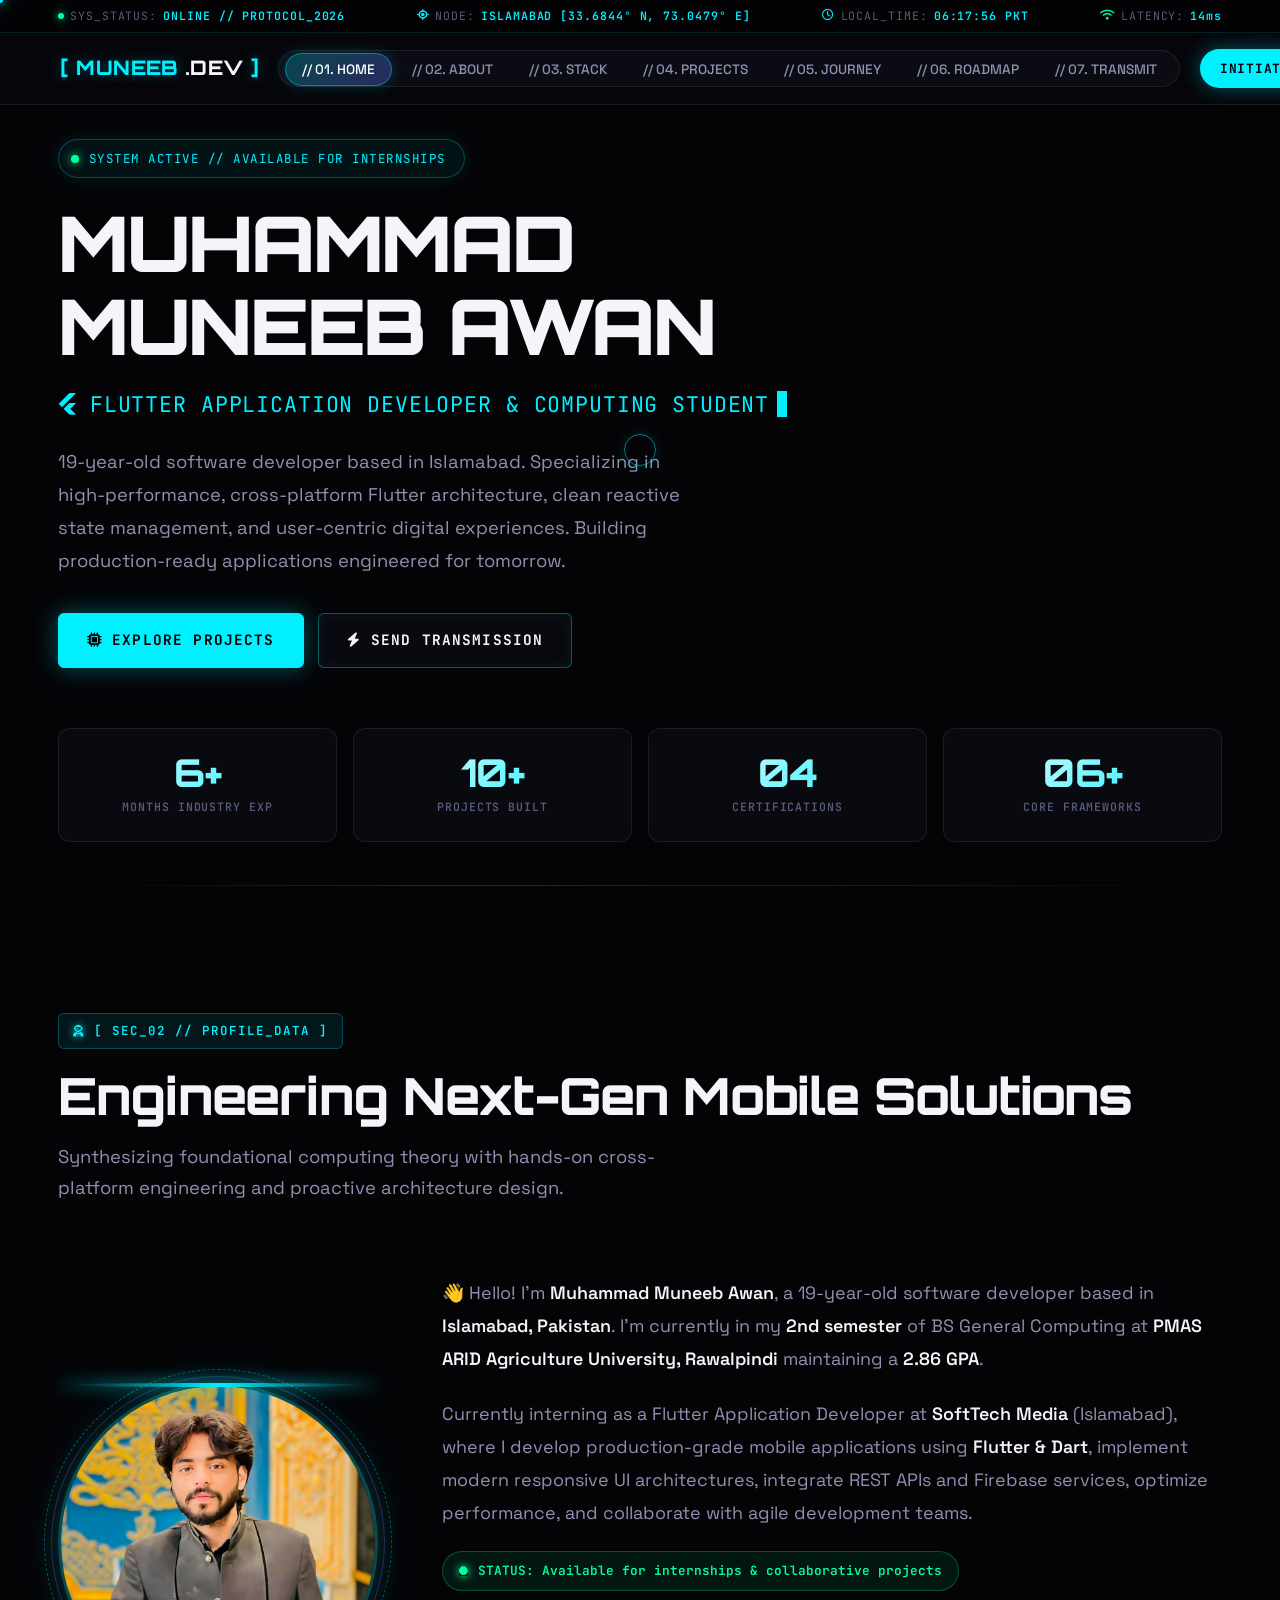
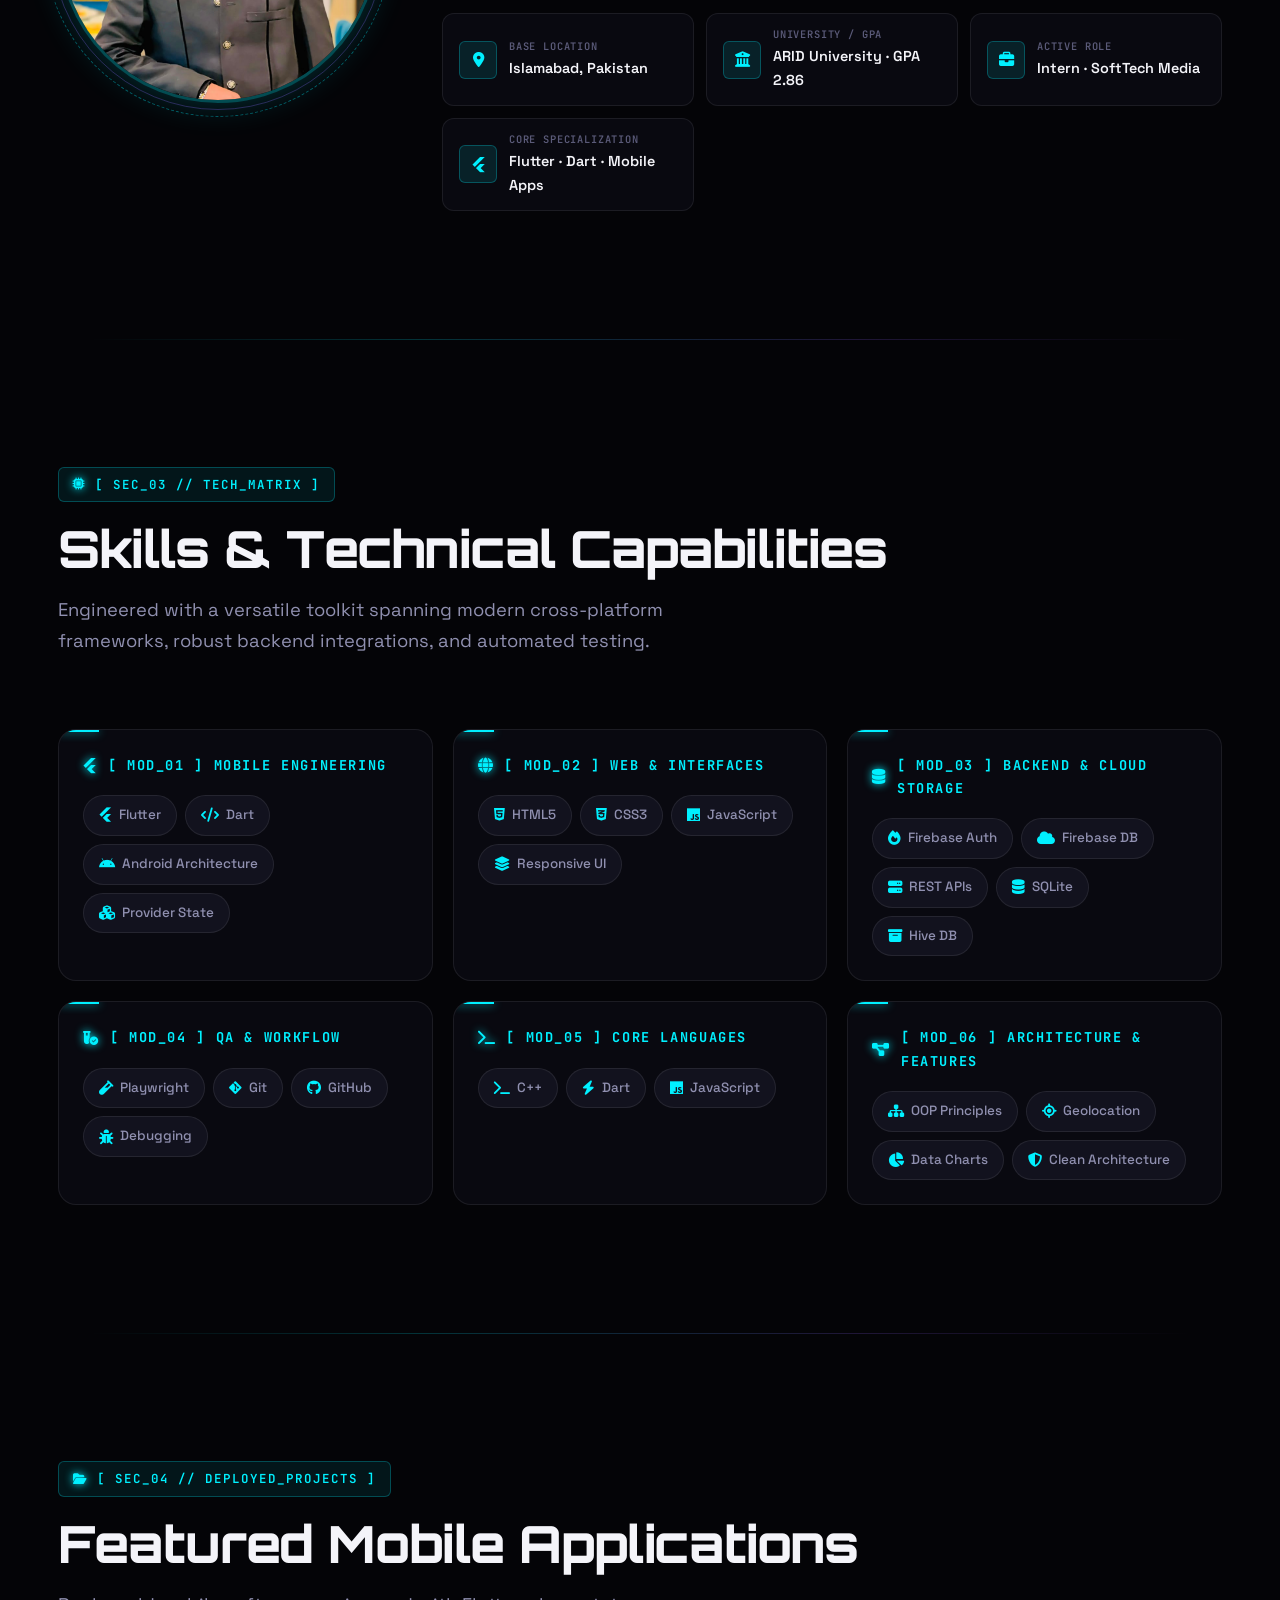
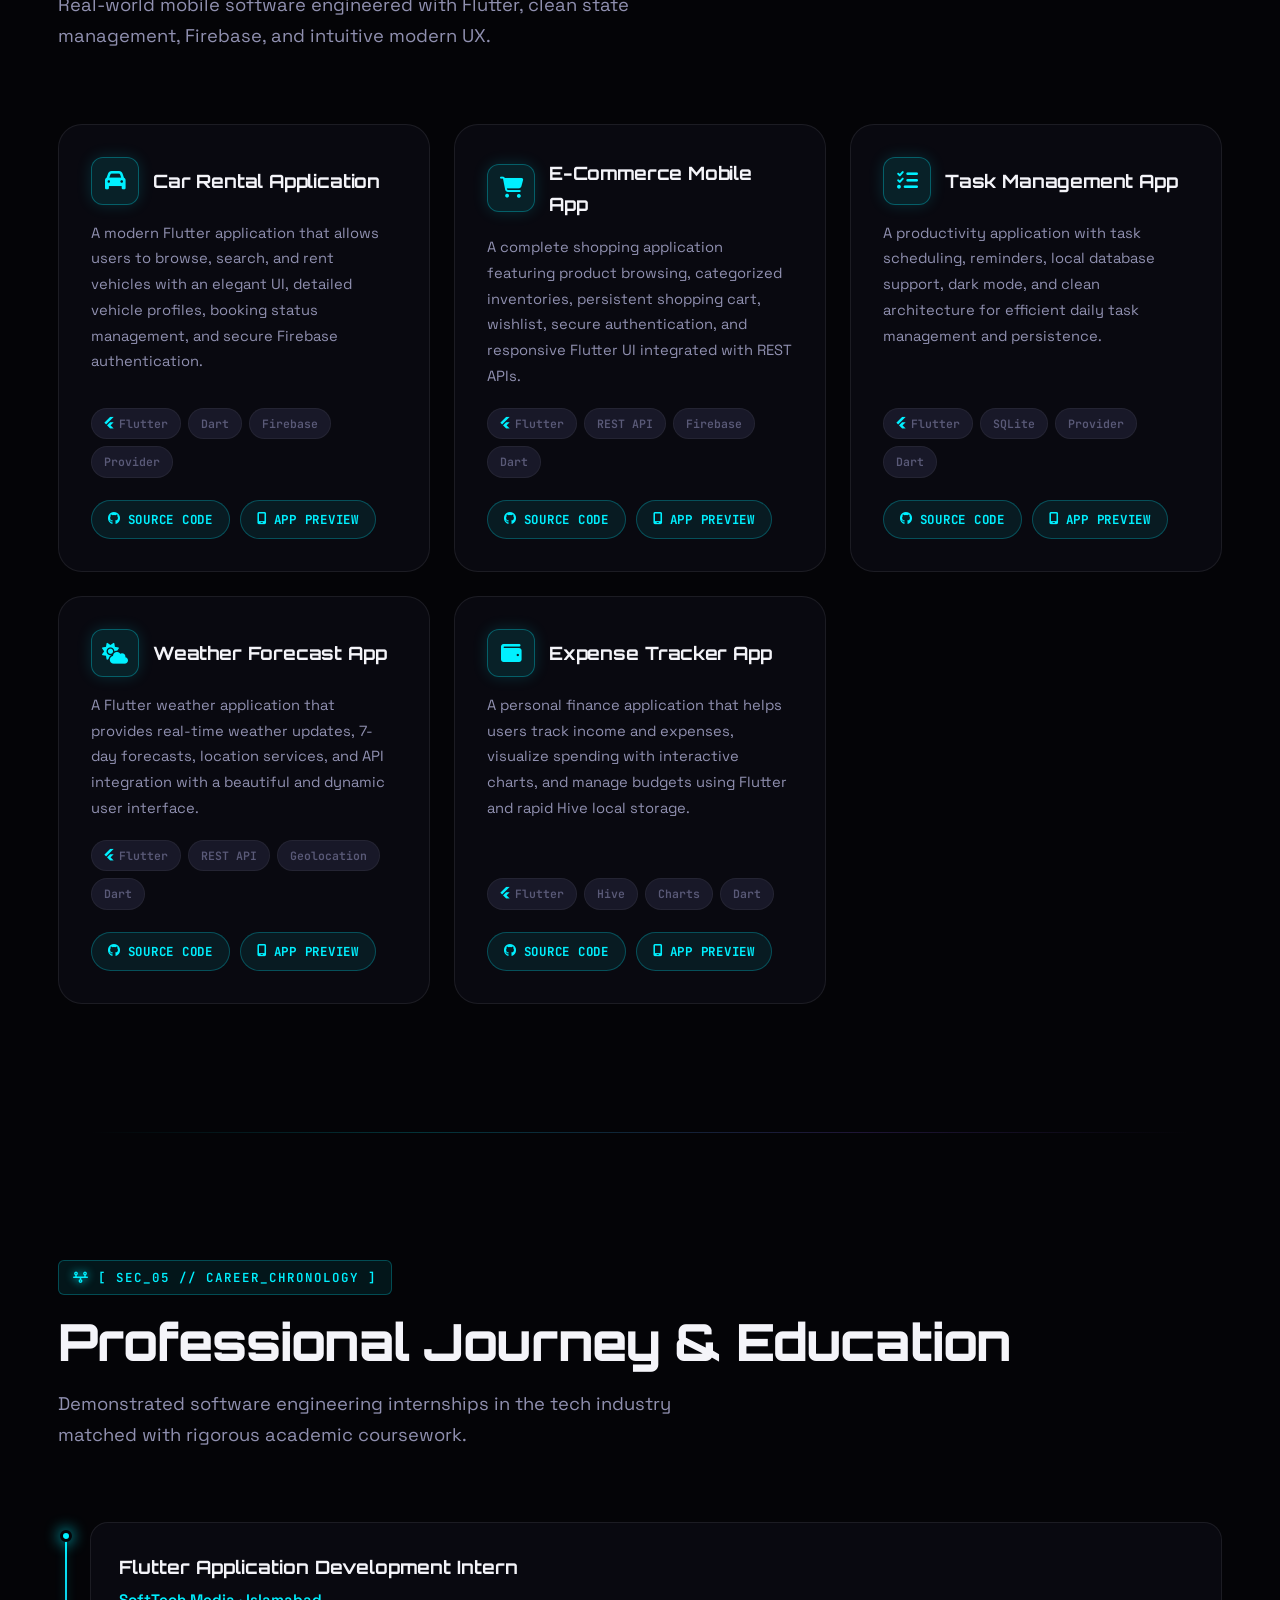
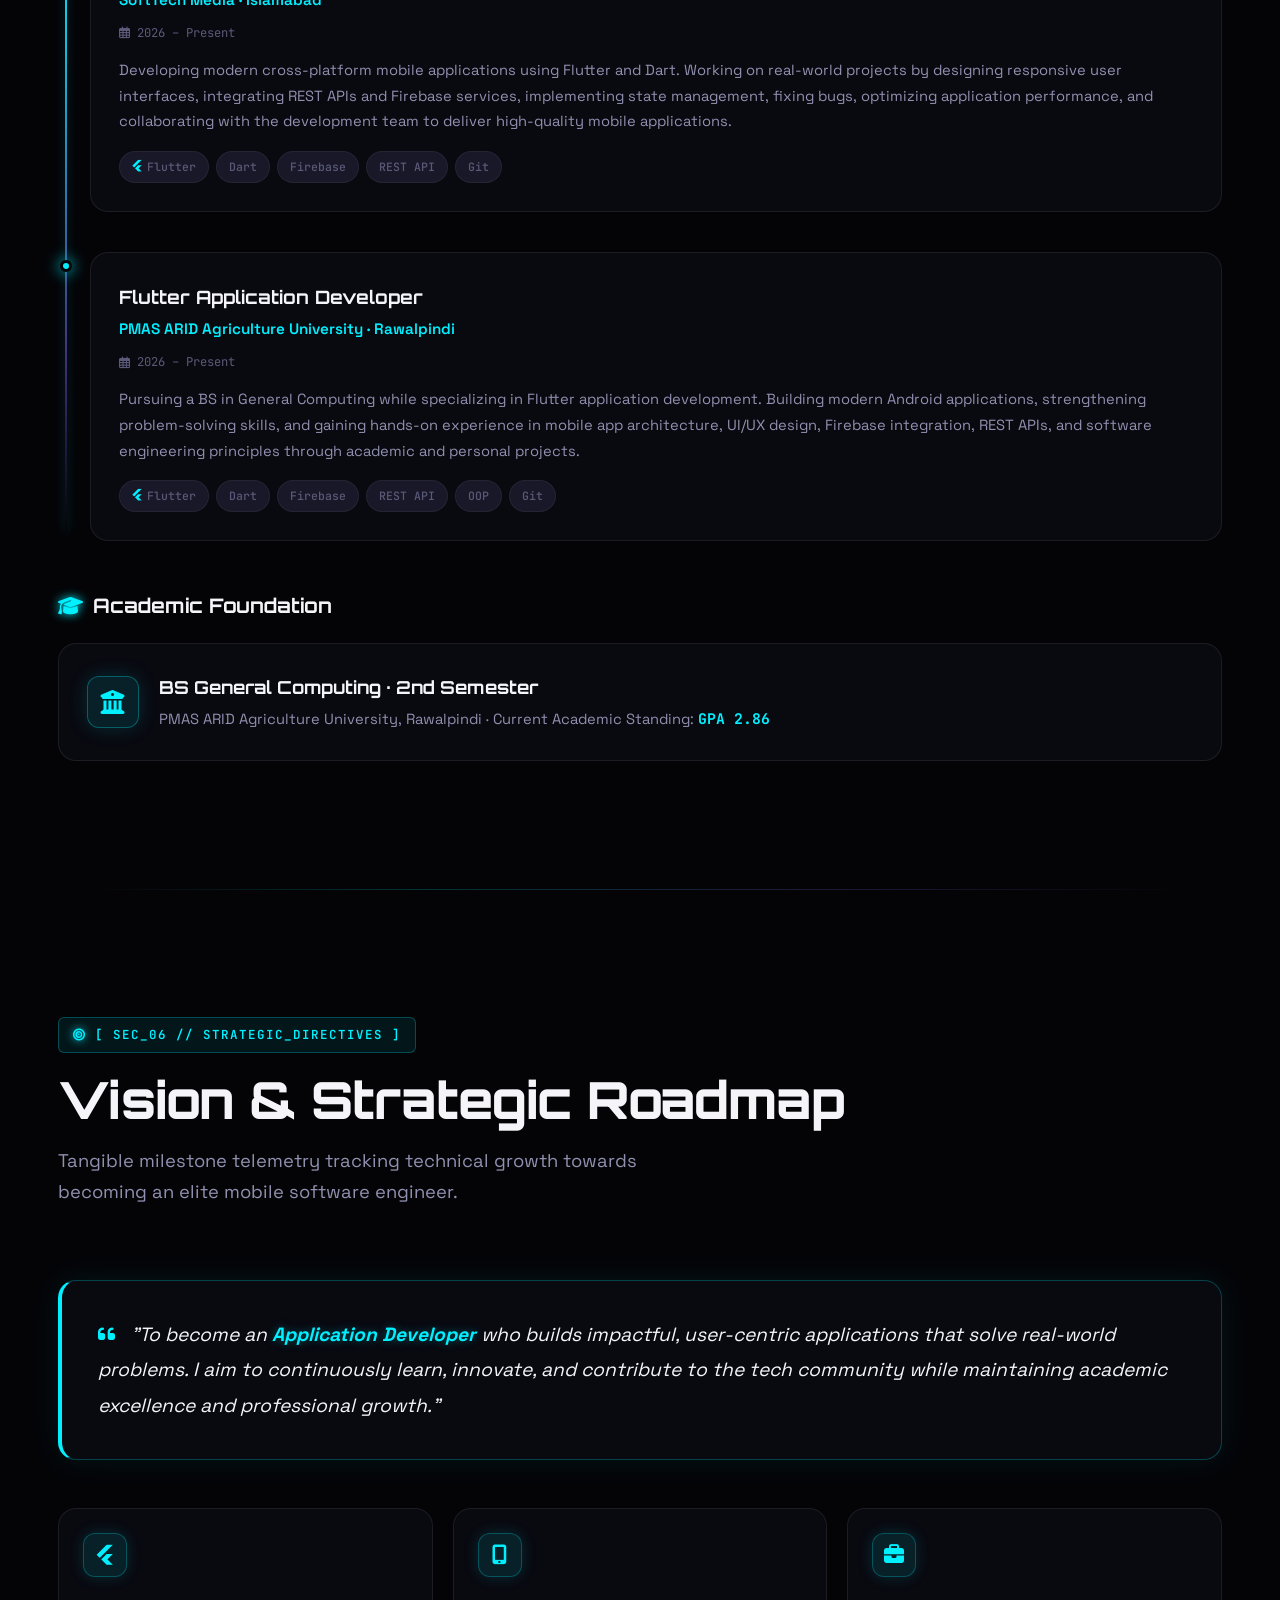
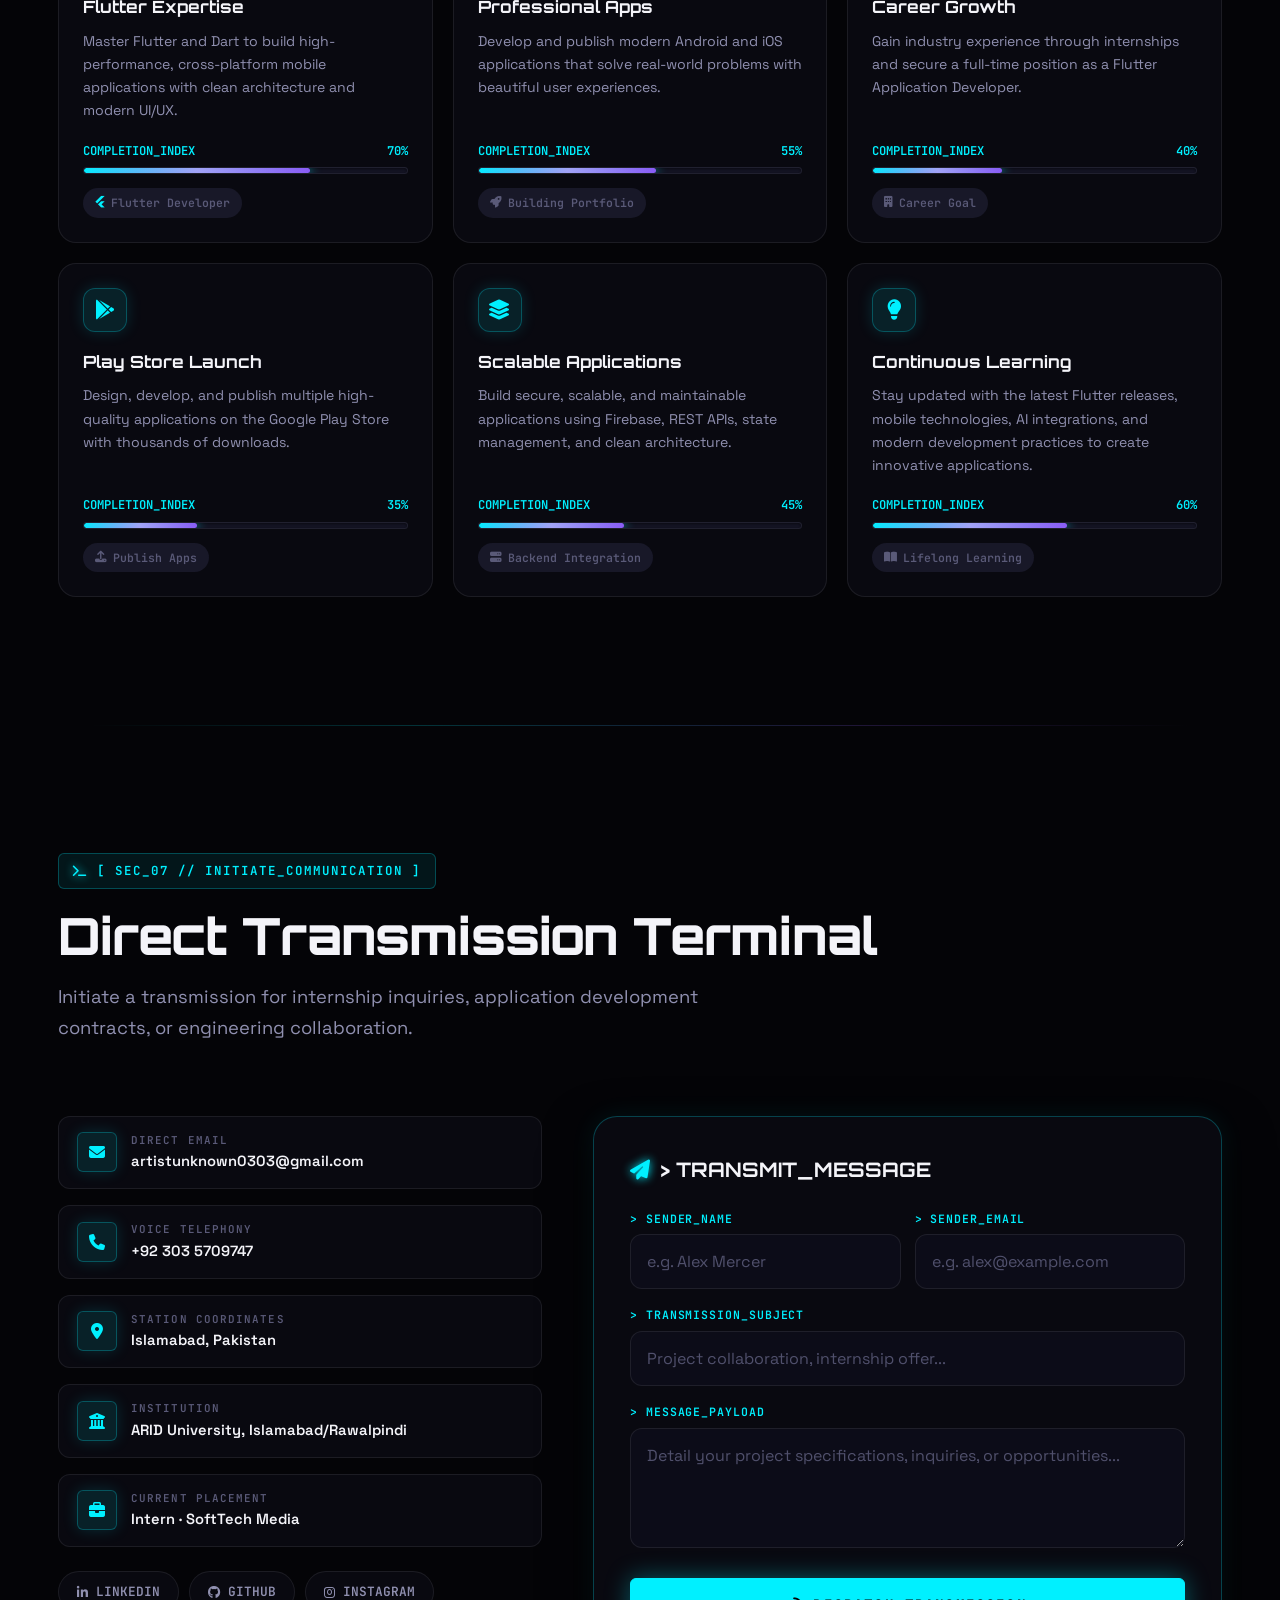
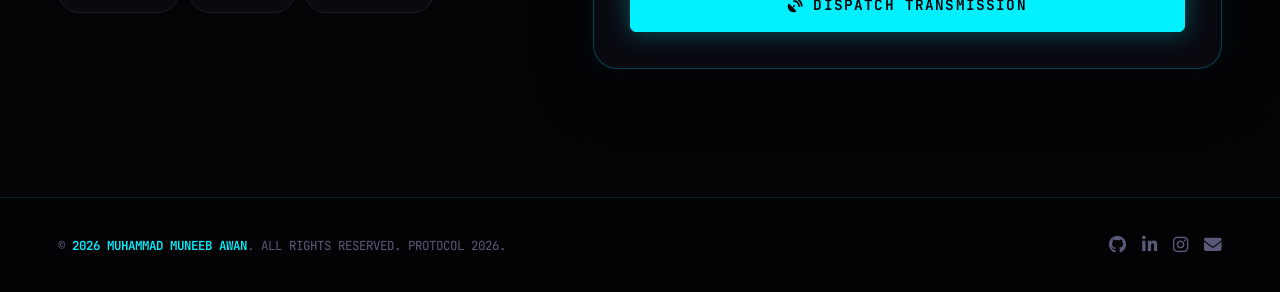
<file: index.html>
<!DOCTYPE html>
<html lang="en">
<head>
    <meta charset="UTF-8" />
    <meta name="viewport" content="width=device-width, initial-scale=1.0, maximum-scale=5.0, user-scalable=yes" />
    <meta name="description" content="Muhammad Muneeb Awan — Futuristic 2026 Developer Station. Flutter Application Developer & Computing Student building next-gen mobile ecosystems." />
    <meta name="keywords" content="Muhammad Muneeb Awan, Flutter Developer, Mobile Application Developer, Dart, Firebase, Islamabad, Portfolio, Futuristic Portfolio" />
    <meta name="author" content="Muhammad Muneeb Awan" />
    <meta name="theme-color" content="#040407" />

    <title>Muhammad Muneeb Awan // 2026 Developer Station</title>

    <!-- Google Fonts (Orbitron, Space Grotesk, JetBrains Mono, Inter) -->
    <link rel="preconnect" href="https://fonts.googleapis.com" />
    <link rel="preconnect" href="https://fonts.gstatic.com" crossorigin />
    <link href="https://fonts.googleapis.com/css2?family=Inter:wght@300;400;500;600;700&family=JetBrains+Mono:wght@400;500;700&family=Orbitron:wght@600;700;800;900&family=Space+Grotesk:wght@400;500;600;700&display=swap" rel="stylesheet" />

    <!-- Font Awesome 6.7.2 (Includes fa-flutter) -->
    <link rel="stylesheet" href="https://cdnjs.cloudflare.com/ajax/libs/font-awesome/6.7.2/css/all.min.css" />

    <!-- Futuristic Cyber Stylesheet -->
    <link rel="stylesheet" href="styles.css" />
</head>

<body>
    <!-- Custom Cyber Cursor (Desktop) -->
    <div class="custom-cursor-dot" id="cursorDot" aria-hidden="true"></div>
    <div class="custom-cursor-ring" id="cursorRing" aria-hidden="true"></div>

    <!-- Interactive Particle Constellation Canvas -->
    <canvas id="particle-canvas" aria-hidden="true"></canvas>

    <!-- Ambient Glowing Orbs & Cyber Grid Background -->
    <div class="bg-ambient" aria-hidden="true">
        <div class="bg-ambient__orb"></div>
        <div class="bg-ambient__orb"></div>
        <div class="bg-ambient__orb"></div>
    </div>
    <div class="bg-grid" aria-hidden="true"></div>

    <!-- Top Futuristic HUD Telemetry Bar -->
    <div class="top-hud" aria-label="System Telemetry">
        <div class="container top-hud__inner">
            <div class="top-hud__item">
                <span class="top-hud__beacon"></span>
                <span>SYS_STATUS:</span>
                <span class="top-hud__val">ONLINE // PROTOCOL_2026</span>
            </div>
            <div class="top-hud__item">
                <i class="fas fa-location-crosshairs" style="color: var(--cyan);"></i>
                <span>NODE:</span>
                <span class="top-hud__val">ISLAMABAD [33.6844° N, 73.0479° E]</span>
            </div>
            <div class="top-hud__item">
                <i class="far fa-clock" style="color: var(--cyan);"></i>
                <span>LOCAL_TIME:</span>
                <span class="top-hud__val" id="hudTime">--:--:-- PKT</span>
            </div>
            <div class="top-hud__item">
                <i class="fas fa-wifi" style="color: var(--emerald);"></i>
                <span>LATENCY:</span>
                <span class="top-hud__val" id="hudPing">14ms</span>
            </div>
        </div>
    </div>

    <!-- Navigation Header -->
    <header>
        <nav class="nav" id="navbar">
            <div class="container nav__inner">
                <a href="#hero" class="nav__brand">
                    <span class="nav__brand-bracket">[</span>
                    <span>MUNEEB</span>.DEV
                    <span class="nav__brand-bracket">]</span>
                </a>

                <div class="nav__menu" id="navMenu">
                    <ul class="nav__links">
                        <li><a href="#hero" class="nav__link active">// 01. HOME</a></li>
                        <li><a href="#about" class="nav__link">// 02. ABOUT</a></li>
                        <li><a href="#skills" class="nav__link">// 03. STACK</a></li>
                        <li><a href="#projects" class="nav__link">// 04. PROJECTS</a></li>
                        <li><a href="#experience" class="nav__link">// 05. JOURNEY</a></li>
                        <li><a href="#missions" class="nav__link">// 06. ROADMAP</a></li>
                        <li><a href="#contact" class="nav__link">// 07. TRANSMIT</a></li>
                    </ul>
                    <a href="#contact" class="nav__cta">
                        <span>INITIATE_CONTACT</span>
                        <i class="fas fa-terminal"></i>
                    </a>
                </div>

                <button class="nav__toggle" id="navToggle" aria-label="Toggle Navigation Terminal" type="button">
                    <span></span>
                    <span></span>
                    <span></span>
                </button>
            </div>
        </nav>
    </header>

    <main>
        <!-- Hero Section -->
        <section class="hero section" id="hero">
            <div class="container">
                <div class="hero__content">
                    <div class="hero__badge">
                        <span class="hero__badge__dot"></span>
                        <span>SYSTEM ACTIVE // AVAILABLE FOR INTERNSHIPS</span>
                    </div>

                    <h1 class="hero__name">
                        <span id="scrambleHero" data-text="MUHAMMAD MUNEEB AWAN">MUHAMMAD MUNEEB AWAN</span>
                    </h1>

                    <div class="hero__role">
                        <i class="fa-brands fa-flutter" style="color: var(--cyan); margin-right: 4px;"></i>
                        <span>FLUTTER APPLICATION DEVELOPER &amp; COMPUTING STUDENT</span>
                        <span class="hero__role-cursor"></span>
                    </div>

                    <p class="hero__desc">
                        19-year-old software developer based in Islamabad. Specializing in high-performance,
                        cross-platform Flutter architecture, clean reactive state management, and user-centric digital experiences.
                        Building production-ready applications engineered for tomorrow.
                    </p>

                    <div class="hero__actions">
                        <a href="#projects" class="btn btn--primary">
                            <i class="fas fa-microchip"></i>
                            <span>EXPLORE PROJECTS</span>
                        </a>
                        <a href="#contact" class="btn btn--outline">
                            <i class="fas fa-bolt"></i>
                            <span>SEND TRANSMISSION</span>
                        </a>
                    </div>
                </div>

                <!-- Digital Stats Grid -->
                <div class="stats reveal">
                    <div class="stat-card">
                        <div class="stat-card__value">6+</div>
                        <div class="stat-card__label">Months Industry Exp</div>
                    </div>
                    <div class="stat-card">
                        <div class="stat-card__value">10+</div>
                        <div class="stat-card__label">Projects Built</div>
                    </div>
                    <div class="stat-card">
                        <div class="stat-card__value">04</div>
                        <div class="stat-card__label">Certifications</div>
                    </div>
                    <div class="stat-card">
                        <div class="stat-card__value">06+</div>
                        <div class="stat-card__label">Core Frameworks</div>
                    </div>
                </div>
            </div>
        </section>

        <!-- About Section -->
        <section class="section" id="about">
            <div class="container">
                <div class="section__header reveal">
                    <span class="section__label"><i class="fas fa-user-astronaut"></i> [ SEC_02 // PROFILE_DATA ]</span>
                    <h2 class="section__title">Engineering Next-Gen Mobile Solutions</h2>
                    <p class="section__subtitle">
                        Synthesizing foundational computing theory with hands-on cross-platform engineering and proactive architecture design.
                    </p>
                </div>

                <div class="about__grid">
                    <!-- Holographic Photo Reticle -->
                    <div class="about__photo-wrap reveal">
                        <div class="about__photo-radar"></div>
                        <div class="about__photo-scanline"></div>
                        <img
                            class="about__photo"
                            src="img.jpeg"
                            alt="Muhammad Muneeb Awan"
                            onerror="this.onerror=null;this.src='https://placehold.co/400x400/0c0c14/00f0ff?text=MMA+2026';"
                        />
                    </div>

                    <div class="about__text reveal reveal-delay-1">
                        <p class="about__bio">
                            👋 Hello! I'm <strong>Muhammad Muneeb Awan</strong>, a 19-year-old software developer based in
                            <strong>Islamabad, Pakistan</strong>. I'm currently in my <strong>2nd semester</strong> of
                            BS General Computing at <strong>PMAS ARID Agriculture University, Rawalpindi</strong> maintaining a
                            <strong>2.86 GPA</strong>.
                        </p>

                        <p class="about__bio">
                            Currently interning as a Flutter Application Developer at <strong>SoftTech Media</strong> (Islamabad),
                            where I develop production-grade mobile applications using <strong>Flutter &amp; Dart</strong>, implement
                            modern responsive UI architectures, integrate REST APIs and Firebase services, optimize performance, and collaborate with agile development teams.
                        </p>

                        <div class="about__status">
                            <i class="fas fa-circle"></i>
                            <span>STATUS: Available for internships &amp; collaborative projects</span>
                        </div>

                        <div class="about__details">
                            <div class="about__detail">
                                <div class="about__detail-icon"><i class="fas fa-location-dot"></i></div>
                                <div class="about__detail-text">
                                    <span class="about__detail-label">Base Location</span>
                                    <span class="about__detail-value">Islamabad, Pakistan</span>
                                </div>
                            </div>

                            <div class="about__detail">
                                <div class="about__detail-icon"><i class="fas fa-university"></i></div>
                                <div class="about__detail-text">
                                    <span class="about__detail-label">University / GPA</span>
                                    <span class="about__detail-value">ARID University · GPA 2.86</span>
                                </div>
                            </div>

                            <div class="about__detail">
                                <div class="about__detail-icon"><i class="fas fa-briefcase"></i></div>
                                <div class="about__detail-text">
                                    <span class="about__detail-label">Active Role</span>
                                    <span class="about__detail-value">Intern · SoftTech Media</span>
                                </div>
                            </div>

                            <div class="about__detail">
                                <div class="about__detail-icon"><i class="fa-brands fa-flutter"></i></div>
                                <div class="about__detail-text">
                                    <span class="about__detail-label">Core Specialization</span>
                                    <span class="about__detail-value">Flutter · Dart · Mobile Apps</span>
                                </div>
                            </div>
                        </div>
                    </div>
                </div>
            </div>
        </section>

        <!-- Skills Section -->
        <section class="section" id="skills">
            <div class="container">
                <div class="section__header reveal">
                    <span class="section__label"><i class="fas fa-microchip"></i> [ SEC_03 // TECH_MATRIX ]</span>
                    <h2 class="section__title">Skills &amp; Technical Capabilities</h2>
                    <p class="section__subtitle">
                        Engineered with a versatile toolkit spanning modern cross-platform frameworks, robust backend integrations, and automated testing.
                    </p>
                </div>

                <div class="skills__categories">
                    <!-- Mobile Engineering -->
                    <div class="skill-category reveal">
                        <div class="skill-category__title">
                            <i class="fa-brands fa-flutter"></i>
                            <span>[ MOD_01 ] Mobile Engineering</span>
                        </div>
                        <div class="skill-category__grid">
                            <span class="skill-tag"><i class="fa-brands fa-flutter"></i> Flutter</span>
                            <span class="skill-tag"><i class="fas fa-code"></i> Dart</span>
                            <span class="skill-tag"><i class="fa-brands fa-android"></i> Android Architecture</span>
                            <span class="skill-tag"><i class="fas fa-cubes"></i> Provider State</span>
                        </div>
                    </div>

                    <!-- Web Technologies -->
                    <div class="skill-category reveal reveal-delay-1">
                        <div class="skill-category__title">
                            <i class="fas fa-globe"></i>
                            <span>[ MOD_02 ] Web &amp; Interfaces</span>
                        </div>
                        <div class="skill-category__grid">
                            <span class="skill-tag"><i class="fa-brands fa-html5"></i> HTML5</span>
                            <span class="skill-tag"><i class="fa-brands fa-css3-alt"></i> CSS3</span>
                            <span class="skill-tag"><i class="fa-brands fa-js"></i> JavaScript</span>
                            <span class="skill-tag"><i class="fas fa-layer-group"></i> Responsive UI</span>
                        </div>
                    </div>

                    <!-- Backend & Storage -->
                    <div class="skill-category reveal reveal-delay-2">
                        <div class="skill-category__title">
                            <i class="fas fa-database"></i>
                            <span>[ MOD_03 ] Backend &amp; Cloud Storage</span>
                        </div>
                        <div class="skill-category__grid">
                            <span class="skill-tag"><i class="fas fa-fire"></i> Firebase Auth</span>
                            <span class="skill-tag"><i class="fas fa-cloud"></i> Firebase DB</span>
                            <span class="skill-tag"><i class="fas fa-server"></i> REST APIs</span>
                            <span class="skill-tag"><i class="fas fa-database"></i> SQLite</span>
                            <span class="skill-tag"><i class="fas fa-box-archive"></i> Hive DB</span>
                        </div>
                    </div>

                    <!-- Testing & Workflow -->
                    <div class="skill-category reveal">
                        <div class="skill-category__title">
                            <i class="fas fa-vial-circle-check"></i>
                            <span>[ MOD_04 ] QA &amp; Workflow</span>
                        </div>
                        <div class="skill-category__grid">
                            <span class="skill-tag"><i class="fas fa-vial"></i> Playwright</span>
                            <span class="skill-tag"><i class="fa-brands fa-git-alt"></i> Git</span>
                            <span class="skill-tag"><i class="fa-brands fa-github"></i> GitHub</span>
                            <span class="skill-tag"><i class="fas fa-bug"></i> Debugging</span>
                        </div>
                    </div>

                    <!-- Core Languages -->
                    <div class="skill-category reveal reveal-delay-1">
                        <div class="skill-category__title">
                            <i class="fas fa-terminal"></i>
                            <span>[ MOD_05 ] Core Languages</span>
                        </div>
                        <div class="skill-category__grid">
                            <span class="skill-tag"><i class="fas fa-terminal"></i> C++</span>
                            <span class="skill-tag"><i class="fas fa-bolt"></i> Dart</span>
                            <span class="skill-tag"><i class="fa-brands fa-js"></i> JavaScript</span>
                        </div>
                    </div>

                    <!-- Architecture & Libraries -->
                    <div class="skill-category reveal reveal-delay-2">
                        <div class="skill-category__title">
                            <i class="fas fa-diagram-project"></i>
                            <span>[ MOD_06 ] Architecture &amp; Features</span>
                        </div>
                        <div class="skill-category__grid">
                            <span class="skill-tag"><i class="fas fa-sitemap"></i> OOP Principles</span>
                            <span class="skill-tag"><i class="fas fa-location-crosshairs"></i> Geolocation</span>
                            <span class="skill-tag"><i class="fas fa-chart-pie"></i> Data Charts</span>
                            <span class="skill-tag"><i class="fas fa-shield-halved"></i> Clean Architecture</span>
                        </div>
                    </div>
                </div>
            </div>
        </section>

        <!-- Projects Section -->
        <section class="section" id="projects">
            <div class="container">
                <div class="section__header reveal">
                    <span class="section__label"><i class="fas fa-folder-open"></i> [ SEC_04 // DEPLOYED_PROJECTS ]</span>
                    <h2 class="section__title">Featured Mobile Applications</h2>
                    <p class="section__subtitle">
                        Real-world mobile software engineered with Flutter, clean state management, Firebase, and intuitive modern UX.
                    </p>
                </div>

                <div class="projects__grid">
                    <!-- Project 1: Car Rental -->
                    <article class="project-card reveal">
                        <div class="project-card__header">
                            <div class="project-card__icon"><i class="fas fa-car"></i></div>
                            <h3 class="project-card__title">Car Rental Application</h3>
                        </div>
                        <p class="project-card__desc">
                            A modern Flutter application that allows users to browse, search, and rent vehicles with
                            an elegant UI, detailed vehicle profiles, booking status management, and secure Firebase authentication.
                        </p>
                        <div class="project-card__techs">
                            <span class="project-card__tech"><i class="fa-brands fa-flutter"></i> Flutter</span>
                            <span class="project-card__tech">Dart</span>
                            <span class="project-card__tech">Firebase</span>
                            <span class="project-card__tech">Provider</span>
                        </div>
                        <div class="project-card__links">
                            <a href="https://github.com/manuu303" target="_blank" rel="noopener noreferrer" class="project-card__link">
                                <i class="fa-brands fa-github"></i>
                                <span>SOURCE CODE</span>
                            </a>
                            <a href="#contact" class="project-card__link">
                                <i class="fas fa-mobile-screen"></i>
                                <span>APP PREVIEW</span>
                            </a>
                        </div>
                    </article>

                    <!-- Project 2: E-Commerce Mobile App -->
                    <article class="project-card reveal reveal-delay-1">
                        <div class="project-card__header">
                            <div class="project-card__icon"><i class="fas fa-cart-shopping"></i></div>
                            <h3 class="project-card__title">E-Commerce Mobile App</h3>
                        </div>
                        <p class="project-card__desc">
                            A complete shopping application featuring product browsing, categorized inventories, persistent shopping cart,
                            wishlist, secure authentication, and responsive Flutter UI integrated with REST APIs.
                        </p>
                        <div class="project-card__techs">
                            <span class="project-card__tech"><i class="fa-brands fa-flutter"></i> Flutter</span>
                            <span class="project-card__tech">REST API</span>
                            <span class="project-card__tech">Firebase</span>
                            <span class="project-card__tech">Dart</span>
                        </div>
                        <div class="project-card__links">
                            <a href="https://github.com/manuu303" target="_blank" rel="noopener noreferrer" class="project-card__link">
                                <i class="fa-brands fa-github"></i>
                                <span>SOURCE CODE</span>
                            </a>
                            <a href="#contact" class="project-card__link">
                                <i class="fas fa-mobile-screen"></i>
                                <span>APP PREVIEW</span>
                            </a>
                        </div>
                    </article>

                    <!-- Project 3: Task Management App -->
                    <article class="project-card reveal reveal-delay-2">
                        <div class="project-card__header">
                            <div class="project-card__icon"><i class="fas fa-list-check"></i></div>
                            <h3 class="project-card__title">Task Management App</h3>
                        </div>
                        <p class="project-card__desc">
                            A productivity application with task scheduling, reminders, local database support,
                            dark mode, and clean architecture for efficient daily task management and persistence.
                        </p>
                        <div class="project-card__techs">
                            <span class="project-card__tech"><i class="fa-brands fa-flutter"></i> Flutter</span>
                            <span class="project-card__tech">SQLite</span>
                            <span class="project-card__tech">Provider</span>
                            <span class="project-card__tech">Dart</span>
                        </div>
                        <div class="project-card__links">
                            <a href="https://github.com/manuu303" target="_blank" rel="noopener noreferrer" class="project-card__link">
                                <i class="fa-brands fa-github"></i>
                                <span>SOURCE CODE</span>
                            </a>
                            <a href="#contact" class="project-card__link">
                                <i class="fas fa-mobile-screen"></i>
                                <span>APP PREVIEW</span>
                            </a>
                        </div>
                    </article>

                    <!-- Project 4: Weather Forecast App -->
                    <article class="project-card reveal">
                        <div class="project-card__header">
                            <div class="project-card__icon"><i class="fas fa-cloud-sun"></i></div>
                            <h3 class="project-card__title">Weather Forecast App</h3>
                        </div>
                        <p class="project-card__desc">
                            A Flutter weather application that provides real-time weather updates, 7-day forecasts,
                            location services, and API integration with a beautiful and dynamic user interface.
                        </p>
                        <div class="project-card__techs">
                            <span class="project-card__tech"><i class="fa-brands fa-flutter"></i> Flutter</span>
                            <span class="project-card__tech">REST API</span>
                            <span class="project-card__tech">Geolocation</span>
                            <span class="project-card__tech">Dart</span>
                        </div>
                        <div class="project-card__links">
                            <a href="https://github.com/manuu303" target="_blank" rel="noopener noreferrer" class="project-card__link">
                                <i class="fa-brands fa-github"></i>
                                <span>SOURCE CODE</span>
                            </a>
                            <a href="#contact" class="project-card__link">
                                <i class="fas fa-mobile-screen"></i>
                                <span>APP PREVIEW</span>
                            </a>
                        </div>
                    </article>

                    <!-- Project 5: Expense Tracker App -->
                    <article class="project-card reveal reveal-delay-1">
                        <div class="project-card__header">
                            <div class="project-card__icon"><i class="fas fa-wallet"></i></div>
                            <h3 class="project-card__title">Expense Tracker App</h3>
                        </div>
                        <p class="project-card__desc">
                            A personal finance application that helps users track income and expenses,
                            visualize spending with interactive charts, and manage budgets using Flutter and rapid Hive local storage.
                        </p>
                        <div class="project-card__techs">
                            <span class="project-card__tech"><i class="fa-brands fa-flutter"></i> Flutter</span>
                            <span class="project-card__tech">Hive</span>
                            <span class="project-card__tech">Charts</span>
                            <span class="project-card__tech">Dart</span>
                        </div>
                        <div class="project-card__links">
                            <a href="https://github.com/manuu303" target="_blank" rel="noopener noreferrer" class="project-card__link">
                                <i class="fa-brands fa-github"></i>
                                <span>SOURCE CODE</span>
                            </a>
                            <a href="#contact" class="project-card__link">
                                <i class="fas fa-mobile-screen"></i>
                                <span>APP PREVIEW</span>
                            </a>
                        </div>
                    </article>
                </div>
            </div>
        </section>

        <!-- Experience & Education Section -->
        <section class="section" id="experience">
            <div class="container">
                <div class="section__header reveal">
                    <span class="section__label"><i class="fas fa-timeline"></i> [ SEC_05 // CAREER_CHRONOLOGY ]</span>
                    <h2 class="section__title">Professional Journey &amp; Education</h2>
                    <p class="section__subtitle">
                        Demonstrated software engineering internships in the tech industry matched with rigorous academic coursework.
                    </p>
                </div>

                <div class="timeline reveal">
                    <!-- SoftTech Media -->
                    <div class="timeline__item">
                        <div class="timeline__dot"></div>
                        <div class="timeline__card">
                            <h3 class="timeline__role">Flutter Application Development Intern</h3>
                            <div class="timeline__company">SoftTech Media · Islamabad</div>
                            <div class="timeline__date">
                                <i class="far fa-calendar-alt"></i>
                                <span>2026 – Present</span>
                            </div>
                            <p class="timeline__desc">
                                Developing modern cross-platform mobile applications using Flutter and Dart. Working on real-world projects by designing responsive user interfaces, integrating REST APIs and Firebase services, implementing state management, fixing bugs, optimizing application performance, and collaborating with the development team to deliver high-quality mobile applications.
                            </p>
                            <div class="timeline__tags">
                                <span class="timeline__tag"><i class="fa-brands fa-flutter"></i> Flutter</span>
                                <span class="timeline__tag">Dart</span>
                                <span class="timeline__tag">Firebase</span>
                                <span class="timeline__tag">REST API</span>
                                <span class="timeline__tag">Git</span>
                            </div>
                        </div>
                    </div>

                    <!-- PMAS ARID University -->
                    <div class="timeline__item">
                        <div class="timeline__dot"></div>
                        <div class="timeline__card">
                            <h3 class="timeline__role">Flutter Application Developer</h3>
                            <div class="timeline__company">PMAS ARID Agriculture University · Rawalpindi</div>
                            <div class="timeline__date">
                                <i class="far fa-calendar-alt"></i>
                                <span>2026 – Present</span>
                            </div>
                            <p class="timeline__desc">
                                Pursuing a BS in General Computing while specializing in Flutter application development. Building modern Android applications, strengthening problem-solving skills, and gaining hands-on experience in mobile app architecture, UI/UX design, Firebase integration, REST APIs, and software engineering principles through academic and personal projects.
                            </p>
                            <div class="timeline__tags">
                                <span class="timeline__tag"><i class="fa-brands fa-flutter"></i> Flutter</span>
                                <span class="timeline__tag">Dart</span>
                                <span class="timeline__tag">Firebase</span>
                                <span class="timeline__tag">REST API</span>
                                <span class="timeline__tag">OOP</span>
                                <span class="timeline__tag">Git</span>
                            </div>
                        </div>
                    </div>
                </div>

                <!-- Academic Degree Card -->
                <div class="experience__education reveal">
                    <h3 class="experience__subheading">
                        <i class="fas fa-graduation-cap"></i>
                        <span>Academic Foundation</span>
                    </h3>
                    <div class="education__card">
                        <div class="education__icon">
                            <i class="fas fa-university"></i>
                        </div>
                        <div class="education__text">
                            <h3>BS General Computing · 2nd Semester</h3>
                            <p>PMAS ARID Agriculture University, Rawalpindi · Current Academic Standing: <span class="education__gpa">GPA 2.86</span></p>
                        </div>
                    </div>
                </div>
            </div>
        </section>

        <!-- Missions / Roadmap Section -->
        <section class="section" id="missions">
            <div class="container">
                <div class="section__header reveal">
                    <span class="section__label"><i class="fas fa-bullseye"></i> [ SEC_06 // STRATEGIC_DIRECTIVES ]</span>
                    <h2 class="section__title">Vision &amp; Strategic Roadmap</h2>
                    <p class="section__subtitle">
                        Tangible milestone telemetry tracking technical growth towards becoming an elite mobile software engineer.
                    </p>
                </div>

                <!-- Vision Statement -->
                <div class="missions__vision reveal">
                    <div class="missions__vision-text">
                        <i class="fas fa-quote-left" style="color: var(--cyan); margin-right: 10px;"></i>
                        "To become an <strong>Application Developer</strong> who builds impactful, user-centric applications that solve real-world problems. I aim to continuously learn, innovate, and contribute to the tech community while maintaining academic excellence and professional growth."
                    </div>
                </div>

                <div class="missions__grid">
                    <!-- Mission 1 -->
                    <div class="mission-card reveal">
                        <div class="mission-card__icon"><i class="fa-brands fa-flutter"></i></div>
                        <h3 class="mission-card__title">Flutter Expertise</h3>
                        <p class="mission-card__desc">
                            Master Flutter and Dart to build high-performance, cross-platform mobile applications with clean architecture and modern UI/UX.
                        </p>
                        <div class="mission-card__progress">
                            <div class="mission-card__progress-header">
                                <span>COMPLETION_INDEX</span>
                                <span>70%</span>
                            </div>
                            <div class="mission-card__bar">
                                <div class="mission-card__fill" data-width="70"></div>
                            </div>
                        </div>
                        <span class="mission-card__tag"><i class="fa-brands fa-flutter"></i> Flutter Developer</span>
                    </div>

                    <!-- Mission 2 -->
                    <div class="mission-card reveal reveal-delay-1">
                        <div class="mission-card__icon"><i class="fas fa-mobile-screen-button"></i></div>
                        <h3 class="mission-card__title">Professional Apps</h3>
                        <p class="mission-card__desc">
                            Develop and publish modern Android and iOS applications that solve real-world problems with beautiful user experiences.
                        </p>
                        <div class="mission-card__progress">
                            <div class="mission-card__progress-header">
                                <span>COMPLETION_INDEX</span>
                                <span>55%</span>
                            </div>
                            <div class="mission-card__bar">
                                <div class="mission-card__fill" data-width="55"></div>
                            </div>
                        </div>
                        <span class="mission-card__tag"><i class="fas fa-rocket"></i> Building Portfolio</span>
                    </div>

                    <!-- Mission 3 -->
                    <div class="mission-card reveal reveal-delay-2">
                        <div class="mission-card__icon"><i class="fas fa-briefcase"></i></div>
                        <h3 class="mission-card__title">Career Growth</h3>
                        <p class="mission-card__desc">
                            Gain industry experience through internships and secure a full-time position as a Flutter Application Developer.
                        </p>
                        <div class="mission-card__progress">
                            <div class="mission-card__progress-header">
                                <span>COMPLETION_INDEX</span>
                                <span>40%</span>
                            </div>
                            <div class="mission-card__bar">
                                <div class="mission-card__fill" data-width="40"></div>
                            </div>
                        </div>
                        <span class="mission-card__tag"><i class="fas fa-building"></i> Career Goal</span>
                    </div>

                    <!-- Mission 4 -->
                    <div class="mission-card reveal">
                        <div class="mission-card__icon"><i class="fa-brands fa-google-play"></i></div>
                        <h3 class="mission-card__title">Play Store Launch</h3>
                        <p class="mission-card__desc">
                            Design, develop, and publish multiple high-quality applications on the Google Play Store with thousands of downloads.
                        </p>
                        <div class="mission-card__progress">
                            <div class="mission-card__progress-header">
                                <span>COMPLETION_INDEX</span>
                                <span>35%</span>
                            </div>
                            <div class="mission-card__bar">
                                <div class="mission-card__fill" data-width="35"></div>
                            </div>
                        </div>
                        <span class="mission-card__tag"><i class="fas fa-upload"></i> Publish Apps</span>
                    </div>

                    <!-- Mission 5 -->
                    <div class="mission-card reveal reveal-delay-1">
                        <div class="mission-card__icon"><i class="fas fa-layer-group"></i></div>
                        <h3 class="mission-card__title">Scalable Applications</h3>
                        <p class="mission-card__desc">
                            Build secure, scalable, and maintainable applications using Firebase, REST APIs, state management, and clean architecture.
                        </p>
                        <div class="mission-card__progress">
                            <div class="mission-card__progress-header">
                                <span>COMPLETION_INDEX</span>
                                <span>45%</span>
                            </div>
                            <div class="mission-card__bar">
                                <div class="mission-card__fill" data-width="45"></div>
                            </div>
                        </div>
                        <span class="mission-card__tag"><i class="fas fa-server"></i> Backend Integration</span>
                    </div>

                    <!-- Mission 6 -->
                    <div class="mission-card reveal reveal-delay-2">
                        <div class="mission-card__icon"><i class="fas fa-lightbulb"></i></div>
                        <h3 class="mission-card__title">Continuous Learning</h3>
                        <p class="mission-card__desc">
                            Stay updated with the latest Flutter releases, mobile technologies, AI integrations, and modern development practices to create innovative applications.
                        </p>
                        <div class="mission-card__progress">
                            <div class="mission-card__progress-header">
                                <span>COMPLETION_INDEX</span>
                                <span>60%</span>
                            </div>
                            <div class="mission-card__bar">
                                <div class="mission-card__fill" data-width="60"></div>
                            </div>
                        </div>
                        <span class="mission-card__tag"><i class="fas fa-book-open"></i> Lifelong Learning</span>
                    </div>
                </div>
            </div>
        </section>

        <!-- Contact Terminal Section -->
        <section class="section" id="contact">
            <div class="container">
                <div class="section__header reveal">
                    <span class="section__label"><i class="fas fa-terminal"></i> [ SEC_07 // INITIATE_COMMUNICATION ]</span>
                    <h2 class="section__title">Direct Transmission Terminal</h2>
                    <p class="section__subtitle">
                        Initiate a transmission for internship inquiries, application development contracts, or engineering collaboration.
                    </p>
                </div>

                <div class="contact__grid">
                    <!-- Contact Telemetry Cards -->
                    <div class="contact__info reveal">
                        <div class="contact__item">
                            <div class="contact__item-icon"><i class="fas fa-envelope"></i></div>
                            <div class="contact__item-text">
                                <span class="contact__item-label">Direct Email</span>
                                <span class="contact__item-value">
                                    <a href="mailto:artistunknown0303@gmail.com">artistunknown0303@gmail.com</a>
                                </span>
                            </div>
                        </div>

                        <div class="contact__item">
                            <div class="contact__item-icon"><i class="fas fa-phone"></i></div>
                            <div class="contact__item-text">
                                <span class="contact__item-label">Voice Telephony</span>
                                <span class="contact__item-value">
                                    <a href="tel:+923035709747">+92 303 5709747</a>
                                </span>
                            </div>
                        </div>

                        <div class="contact__item">
                            <div class="contact__item-icon"><i class="fas fa-location-dot"></i></div>
                            <div class="contact__item-text">
                                <span class="contact__item-label">Station Coordinates</span>
                                <span class="contact__item-value">Islamabad, Pakistan</span>
                            </div>
                        </div>

                        <div class="contact__item">
                            <div class="contact__item-icon"><i class="fas fa-university"></i></div>
                            <div class="contact__item-text">
                                <span class="contact__item-label">Institution</span>
                                <span class="contact__item-value">ARID University, Islamabad/Rawalpindi</span>
                            </div>
                        </div>

                        <div class="contact__item">
                            <div class="contact__item-icon"><i class="fas fa-briefcase"></i></div>
                            <div class="contact__item-text">
                                <span class="contact__item-label">Current Placement</span>
                                <span class="contact__item-value">Intern · SoftTech Media</span>
                            </div>
                        </div>

                        <!-- Social Uplinks -->
                        <div class="contact__socials">
                            <a href="https://www.linkedin.com/in/muneeb-awan-192300252/" target="_blank" rel="noopener noreferrer" class="contact__social">
                                <i class="fa-brands fa-linkedin-in"></i>
                                <span>LINKEDIN</span>
                            </a>
                            <a href="https://github.com/manuu303" target="_blank" rel="noopener noreferrer" class="contact__social">
                                <i class="fa-brands fa-github"></i>
                                <span>GITHUB</span>
                            </a>
                            <a href="https://www.instagram.com/spidyy_404/" target="_blank" rel="noopener noreferrer" class="contact__social">
                                <i class="fa-brands fa-instagram"></i>
                                <span>INSTAGRAM</span>
                            </a>
                        </div>
                    </div>

                    <!-- Cyber Form Terminal -->
                    <div class="contact__form-wrap reveal reveal-delay-1">
                        <h3 class="contact__form-title">
                            <i class="fas fa-paper-plane"></i>
                            <span>&gt; TRANSMIT_MESSAGE</span>
                        </h3>

                        <form id="contactForm" action="https://api.web3forms.com/submit" method="POST">
                            <input type="hidden" name="access_key" value="e2727498-678f-42b2-b582-5a901d485934" />

                            <div class="form__row">
                                <div class="form__group">
                                    <label for="name" class="form__label">&gt; SENDER_NAME</label>
                                    <input type="text" id="name" name="name" class="form__input" placeholder="e.g. Alex Mercer" required />
                                </div>
                                <div class="form__group">
                                    <label for="email" class="form__label">&gt; SENDER_EMAIL</label>
                                    <input type="email" id="email" name="email" class="form__input" placeholder="e.g. alex@example.com" required />
                                </div>
                            </div>

                            <div class="form__group">
                                <label for="subject" class="form__label">&gt; TRANSMISSION_SUBJECT</label>
                                <input type="text" id="subject" name="subject" class="form__input" placeholder="Project collaboration, internship offer..." required />
                            </div>

                            <div class="form__group">
                                <label for="message" class="form__label">&gt; MESSAGE_PAYLOAD</label>
                                <textarea id="message" name="message" class="form__textarea" placeholder="Detail your project specifications, inquiries, or opportunities..." required></textarea>
                            </div>

                            <button type="submit" class="btn btn--primary form__submit" id="formSubmitBtn">
                                <i class="fas fa-satellite-dish"></i>
                                <span>DISPATCH TRANSMISSION</span>
                            </button>

                            <div class="form__success" id="formSuccess">
                                <i class="fas fa-check-circle"></i>
                                <span id="formSuccessText">TRANSMISSION DELIVERED DIRECTLY TO ARTISTUNKNOWN0303@GMAIL.COM.</span>
                            </div>

                            <div class="form__error" id="formError">
                                <i class="fas fa-triangle-exclamation"></i>
                                <span id="formErrorText">TRANSMISSION FAILED. PLEASE RETRY OR TRANSMIT DIRECTLY.</span>
                            </div>
                        </form>
                    </div>
                </div>
            </div>
        </section>
    </main>

    <!-- Futuristic Cyber Footer -->
    <footer class="footer">
        <div class="container footer__inner">
            <p class="footer__copy">
                &copy; <span id="currentYear">2026</span> <span>MUHAMMAD MUNEEB AWAN</span>. ALL RIGHTS RESERVED. PROTOCOL 2026.
            </p>
            <div class="footer__links">
                <a href="https://github.com/manuu303" target="_blank" rel="noopener noreferrer" class="footer__link" aria-label="GitHub">
                    <i class="fa-brands fa-github"></i>
                </a>
                <a href="https://www.linkedin.com/in/muneeb-awan-192300252/" target="_blank" rel="noopener noreferrer" class="footer__link" aria-label="LinkedIn">
                    <i class="fa-brands fa-linkedin-in"></i>
                </a>
                <a href="https://www.instagram.com/spidyy_404/" target="_blank" rel="noopener noreferrer" class="footer__link" aria-label="Instagram">
                    <i class="fa-brands fa-instagram"></i>
                </a>
                <a href="mailto:artistunknown0303@gmail.com" class="footer__link" aria-label="Email">
                    <i class="fas fa-envelope"></i>
                </a>
            </div>
        </div>
    </footer>

    <!-- Futuristic JavaScript Core -->
    <script src="main.js"></script>
</body>
</html>
</file>
<file: styles.css>
/* ==========================================================================
   MUHAMMAD MUNEEB AWAN — 2026 FUTURISTIC CYBER PORTFOLIO
   High-End Sci-Fi / Cyberpunk / HUD Design System
   Fully Responsive for Mobile, Tablet, Laptop, and PC
   ========================================================================== */

/* ── Google Fonts ── */
@import url('https://fonts.googleapis.com/css2?family=Inter:wght@300;400;500;600;700&family=JetBrains+Mono:wght@400;500;700&family=Orbitron:wght@600;700;800;900&family=Space+Grotesk:wght@400;500;600;700&display=swap');

/* ── Design Tokens & CSS Custom Properties ── */
:root {
    /* Palette: Obsidian Base + Electric Cyber Accents */
    --bg-base:        #040407;
    --bg-primary:     #07070c;
    --bg-surface:     #0c0c14;
    --bg-surface-2:   #12121e;
    --bg-surface-3:   #181828;
    --bg-glass:       rgba(12, 12, 22, 0.72);
    --bg-glass-hover: rgba(20, 20, 36, 0.9);

    /* Cyber Glow & Neon Accents */
    --cyan:           #00f0ff;
    --cyan-glow:      rgba(0, 240, 255, 0.35);
    --cyan-dim:       rgba(0, 240, 255, 0.12);
    --violet:         #8b5cf6;
    --violet-glow:    rgba(139, 92, 246, 0.35);
    --indigo:         #6366f1;
    --indigo-glow:    rgba(99, 102, 241, 0.25);
    --emerald:        #00ff9d;
    --emerald-glow:   rgba(0, 255, 157, 0.3);
    --magenta:        #ff007f;

    /* Gradients */
    --gradient-cyber:  linear-gradient(135deg, #00f0ff 0%, #6366f1 50%, #8b5cf6 100%);
    --gradient-laser:  linear-gradient(90deg, transparent, #00f0ff 50%, transparent);
    --gradient-text:   linear-gradient(135deg, #ffffff 0%, #00f0ff 40%, #a78bfa 80%, #ffffff 100%);
    --gradient-card:   linear-gradient(180deg, rgba(255,255,255,0.04) 0%, rgba(255,255,255,0.01) 100%);

    /* Tech Borders */
    --border:         rgba(255, 255, 255, 0.08);
    --border-cyber:   rgba(0, 240, 255, 0.3);
    --border-hover:   rgba(0, 240, 255, 0.6);

    /* Typography */
    --font-display:   'Orbitron', sans-serif;
    --font-tech:      'Space Grotesk', sans-serif;
    --font-mono:      'JetBrains Mono', monospace;
    --font-body:      'Inter', -apple-system, BlinkMacSystemFont, sans-serif;

    /* Text */
    --text-primary:   #f4f4f9;
    --text-secondary: #9090b0;
    --text-muted:     #5a5a78;
    --text-cyan:      #00f0ff;

    /* Radii */
    --radius-sm:      6px;
    --radius-md:      12px;
    --radius-lg:      18px;
    --radius-xl:      24px;
    --radius-full:    9999px;

    /* Transitions & Shadows */
    --transition-fast: 0.2s cubic-bezier(0.16, 1, 0.3, 1);
    --transition:      0.4s cubic-bezier(0.16, 1, 0.3, 1);
    --shadow-cyber:    0 0 25px rgba(0, 240, 255, 0.15);
    --shadow-card:     0 20px 50px rgba(0, 0, 0, 0.6);
}

/* ── Global Reset & Anti-Overflow Rules ── */
*, *::before, *::after {
    margin: 0;
    padding: 0;
    box-sizing: border-box;
}

html, body {
    width: 100%;
    max-width: 100vw;
    overflow-x: hidden;
    position: relative;
}

html {
    scroll-behavior: smooth;
    scroll-padding-top: 90px;
    background: var(--bg-base);
    -webkit-text-size-adjust: 100%;
}

body {
    font-family: var(--font-body);
    background-color: var(--bg-base);
    color: var(--text-secondary);
    line-height: 1.7;
    -webkit-font-smoothing: antialiased;
    -moz-osx-font-smoothing: grayscale;
}

/* ── Custom Cyber Scrollbar ── */
::-webkit-scrollbar {
    width: 8px;
}
::-webkit-scrollbar-track {
    background: var(--bg-base);
}
::-webkit-scrollbar-thumb {
    background: #1c1c30;
    border-radius: 4px;
    border: 1px solid rgba(0, 240, 255, 0.2);
}
::-webkit-scrollbar-thumb:hover {
    background: var(--cyan);
    box-shadow: 0 0 10px var(--cyan);
}

::selection {
    background: rgba(0, 240, 255, 0.3);
    color: #fff;
    text-shadow: 0 0 8px var(--cyan);
}

img { max-width: 100%; height: auto; display: block; }
a { color: inherit; text-decoration: none; }
ul, ol { list-style: none; }
button { font: inherit; cursor: pointer; border: none; background: none; }
input, textarea { font: inherit; }

/* ── Flutter Icon Guarantees ── */
.fa-flutter,
.fa-brands.fa-flutter {
    color: var(--cyan) !important;
    display: inline-block;
    transition: transform var(--transition-fast), filter var(--transition-fast);
}

.skill-tag:hover .fa-flutter,
.project-card:hover .fa-flutter,
.mission-card:hover .fa-flutter {
    filter: drop-shadow(0 0 8px var(--cyan));
}

/* ── Custom Futuristic Cursor (Desktop) ── */
.custom-cursor-dot,
.custom-cursor-ring {
    position: fixed;
    top: 0;
    left: 0;
    border-radius: 50%;
    pointer-events: none;
    z-index: 99999;
    transform: translate(-50%, -50%);
    transition: opacity 0.3s ease;
}

.custom-cursor-dot {
    width: 6px;
    height: 6px;
    background: var(--cyan);
    box-shadow: 0 0 10px var(--cyan), 0 0 20px var(--cyan);
}

.custom-cursor-ring {
    width: 32px;
    height: 32px;
    border: 1px solid rgba(0, 240, 255, 0.5);
    box-shadow: 0 0 12px rgba(0, 240, 255, 0.15);
    transition: width 0.2s ease, height 0.2s ease, border-color 0.2s ease, transform 0.08s ease-out;
}

.custom-cursor-ring.active {
    width: 50px;
    height: 50px;
    border-color: var(--cyan);
    background: rgba(0, 240, 255, 0.05);
}

@media (max-width: 1024px) {
    .custom-cursor-dot, .custom-cursor-ring { display: none !important; }
}

/* ── Interactive Particle Background Canvas ── */
#particle-canvas {
    position: fixed;
    inset: 0;
    width: 100%;
    height: 100%;
    z-index: -2;
    pointer-events: none;
}

/* ── Futuristic Cyber Grid & Ambient FX ── */
.bg-grid {
    position: fixed;
    inset: 0;
    z-index: -3;
    pointer-events: none;
    background-image:
        linear-gradient(rgba(0, 240, 255, 0.03) 1px, transparent 1px),
        linear-gradient(90deg, rgba(0, 240, 255, 0.03) 1px, transparent 1px);
    background-size: 60px 60px;
    mask-image: radial-gradient(ellipse at 50% 30%, black 20%, transparent 85%);
    -webkit-mask-image: radial-gradient(ellipse at 50% 30%, black 20%, transparent 85%);
}

.bg-ambient {
    position: fixed;
    inset: 0;
    z-index: -4;
    overflow: hidden;
    pointer-events: none;
}

.bg-ambient__orb {
    position: absolute;
    border-radius: 50%;
    filter: blur(140px);
    opacity: 0.25;
    animation: orbFloat 25s ease-in-out infinite alternate;
}

.bg-ambient__orb:nth-child(1) {
    width: 700px; height: 700px;
    background: radial-gradient(circle, rgba(0, 240, 255, 0.18), transparent 70%);
    top: -15%; left: -10%;
}

.bg-ambient__orb:nth-child(2) {
    width: 600px; height: 600px;
    background: radial-gradient(circle, rgba(139, 92, 246, 0.2), transparent 70%);
    bottom: -10%; right: -10%;
    animation-delay: -7s;
}

.bg-ambient__orb:nth-child(3) {
    width: 500px; height: 500px;
    background: radial-gradient(circle, rgba(0, 255, 157, 0.12), transparent 70%);
    top: 45%; left: 50%;
    transform: translateX(-50%);
    animation-delay: -14s;
}

@keyframes orbFloat {
    0%   { transform: translate(0, 0) scale(1); }
    50%  { transform: translate(40px, -30px) scale(1.08); }
    100% { transform: translate(-30px, 30px) scale(0.95); }
}

/* ── Top HUD Telemetry Bar ── */
.top-hud {
    position: relative;
    z-index: 1001;
    background: rgba(4, 4, 7, 0.95);
    border-bottom: 1px solid rgba(0, 240, 255, 0.12);
    font-family: var(--font-mono);
    font-size: 0.72rem;
    color: var(--text-muted);
    padding: 6px 0;
    letter-spacing: 0.08em;
}

.top-hud__inner {
    display: flex;
    align-items: center;
    justify-content: space-between;
    flex-wrap: wrap;
    gap: 12px;
}

.top-hud__item {
    display: flex;
    align-items: center;
    gap: 6px;
    white-space: nowrap;
}

.top-hud__val {
    color: var(--cyan);
    font-weight: 600;
}

.top-hud__beacon {
    width: 6px;
    height: 6px;
    background: var(--emerald);
    border-radius: 50%;
    box-shadow: 0 0 8px var(--emerald);
    animation: beaconBlink 1.5s ease-in-out infinite;
}

@keyframes beaconBlink {
    0%, 100% { opacity: 1; transform: scale(1); }
    50% { opacity: 0.4; transform: scale(0.7); }
}

/* ── Container & Section Layout ── */
.container {
    width: 100%;
    max-width: 1260px;
    margin: 0 auto;
    padding: 0 clamp(16px, 4vw, 48px);
}

.section {
    padding: clamp(60px, 10vw, 130px) 0;
    position: relative;
    width: 100%;
}

.section + .section::before {
    content: '';
    position: absolute;
    top: 0;
    left: 50%;
    transform: translateX(-50%);
    width: min(92%, 1100px);
    height: 1px;
    background: linear-gradient(90deg, transparent, rgba(0, 240, 255, 0.2) 30%, rgba(139, 92, 246, 0.2) 70%, transparent);
}

.section__header {
    margin-bottom: clamp(36px, 6vw, 72px);
    position: relative;
}

.section__label {
    display: inline-flex;
    align-items: center;
    gap: 8px;
    font-family: var(--font-mono);
    font-size: clamp(0.7rem, 1.4vw, 0.78rem);
    font-weight: 600;
    letter-spacing: 0.16em;
    text-transform: uppercase;
    color: var(--cyan);
    background: rgba(0, 240, 255, 0.08);
    border: 1px solid rgba(0, 240, 255, 0.25);
    padding: 6px 14px;
    border-radius: var(--radius-sm);
    margin-bottom: 16px;
}

.section__label i {
    font-size: 0.75rem;
    color: var(--cyan);
    text-shadow: 0 0 8px var(--cyan);
}

.section__title {
    font-family: var(--font-display);
    font-size: clamp(1.75rem, 4.5vw, 3.2rem);
    font-weight: 800;
    color: var(--text-primary);
    letter-spacing: -0.02em;
    line-height: 1.18;
    margin-bottom: 16px;
    word-break: break-word;
}

.section__subtitle {
    font-family: var(--font-tech);
    font-size: clamp(0.95rem, 1.6vw, 1.15rem);
    color: var(--text-secondary);
    max-width: 640px;
    line-height: 1.7;
}

/* ── Navigation Header ── */
.nav {
    position: sticky;
    top: 0;
    left: 0;
    right: 0;
    z-index: 1000;
    padding: 16px 0;
    transition: all var(--transition);
    background: rgba(7, 7, 12, 0.75);
    backdrop-filter: blur(20px);
    -webkit-backdrop-filter: blur(20px);
    border-bottom: 1px solid var(--border);
    width: 100%;
}

.nav.scrolled {
    padding: 12px 0;
    background: rgba(5, 5, 10, 0.95);
    border-bottom: 1px solid rgba(0, 240, 255, 0.25);
    box-shadow: 0 10px 30px rgba(0, 0, 0, 0.8), 0 0 20px rgba(0, 240, 255, 0.08);
}

.nav__inner {
    display: flex;
    align-items: center;
    justify-content: space-between;
    gap: 16px;
}

.nav__brand {
    display: flex;
    align-items: center;
    gap: 6px;
    font-family: var(--font-display);
    font-size: clamp(1rem, 2.4vw, 1.25rem);
    font-weight: 800;
    color: var(--text-primary);
    letter-spacing: 0.02em;
    white-space: nowrap;
    max-width: 75vw;
}

.nav__brand-bracket {
    color: var(--cyan);
    font-family: var(--font-mono);
}

.nav__brand span {
    color: var(--cyan);
    text-shadow: 0 0 12px var(--cyan-glow);
}

.nav__menu {
    display: flex;
    align-items: center;
    gap: 20px;
}

.nav__links {
    display: flex;
    align-items: center;
    gap: 4px;
    background: rgba(18, 18, 30, 0.5);
    border: 1px solid var(--border);
    padding: 4px 6px;
    border-radius: var(--radius-full);
}

.nav__link {
    font-family: var(--font-tech);
    font-size: 0.85rem;
    font-weight: 500;
    color: var(--text-secondary);
    padding: 7px 16px;
    border-radius: var(--radius-full);
    transition: all var(--transition-fast);
    white-space: nowrap;
}

.nav__link:hover {
    color: var(--cyan);
    background: rgba(0, 240, 255, 0.08);
}

.nav__link.active {
    color: #fff;
    background: linear-gradient(135deg, rgba(0, 240, 255, 0.25), rgba(99, 102, 241, 0.35));
    border: 1px solid rgba(0, 240, 255, 0.4);
    box-shadow: 0 0 15px rgba(0, 240, 255, 0.2);
}

.nav__cta {
    display: inline-flex;
    align-items: center;
    gap: 8px;
    font-family: var(--font-mono);
    font-size: 0.8rem;
    font-weight: 700;
    letter-spacing: 0.06em;
    color: var(--bg-base);
    background: var(--cyan);
    padding: 9px 20px;
    border-radius: var(--radius-full);
    box-shadow: 0 0 20px var(--cyan-glow);
    transition: all var(--transition-fast);
    white-space: nowrap;
}

.nav__cta:hover {
    transform: translateY(-2px);
    box-shadow: 0 0 30px var(--cyan), 0 4px 20px rgba(0, 240, 255, 0.4);
    color: #000;
}

/* Mobile Toggle */
.nav__toggle {
    display: none;
    flex-direction: column;
    justify-content: center;
    gap: 6px;
    width: 44px;
    height: 44px;
    padding: 10px;
    cursor: pointer;
    z-index: 1002;
}

.nav__toggle span {
    display: block;
    width: 24px;
    height: 2px;
    background: var(--cyan);
    box-shadow: 0 0 6px var(--cyan);
    transition: transform var(--transition-fast), opacity var(--transition-fast);
    border-radius: 2px;
}

.nav__toggle.open span:nth-child(1) {
    transform: translateY(8px) rotate(45deg);
}
.nav__toggle.open span:nth-child(2) {
    opacity: 0;
}
.nav__toggle.open span:nth-child(3) {
    transform: translateY(-8px) rotate(-45deg);
}

/* ── Responsive Tablet & Mobile Navigation (<= 1024px) ── */
@media (max-width: 1024px) {
    .nav__toggle { display: flex; }

    .nav__menu {
        position: fixed;
        inset: 0;
        width: 100vw;
        height: 100vh;
        background: rgba(4, 4, 7, 0.98);
        backdrop-filter: blur(30px);
        -webkit-backdrop-filter: blur(30px);
        display: flex;
        flex-direction: column;
        align-items: center;
        justify-content: center;
        gap: 20px;
        opacity: 0;
        visibility: hidden;
        transition: opacity var(--transition), visibility var(--transition);
        z-index: 1001;
        padding: 40px 20px;
    }

    .nav__menu.open {
        opacity: 1;
        visibility: visible;
    }

    .nav__links {
        flex-direction: column;
        gap: 12px;
        background: transparent;
        border: none;
        width: 100%;
        max-width: 340px;
    }

    .nav__link {
        font-family: var(--font-mono);
        font-size: 1.15rem;
        padding: 12px 24px;
        text-align: center;
        width: 100%;
    }

    .nav__cta {
        margin-top: 16px;
        font-size: 0.95rem;
        padding: 12px 32px;
    }
}

/* ==========================================================================
   Hero Section
   ========================================================================== */
.hero {
    min-height: calc(100vh - 120px);
    display: flex;
    align-items: center;
    position: relative;
    padding-top: 30px;
    padding-bottom: 40px;
    width: 100%;
}

.hero__content {
    max-width: 780px;
    position: relative;
    z-index: 2;
    width: 100%;
}

.hero__badge {
    display: inline-flex;
    align-items: center;
    gap: 10px;
    font-family: var(--font-mono);
    font-size: clamp(0.7rem, 1.4vw, 0.78rem);
    letter-spacing: 0.12em;
    color: var(--cyan);
    background: rgba(0, 240, 255, 0.06);
    border: 1px solid rgba(0, 240, 255, 0.25);
    padding: 8px 18px 8px 12px;
    border-radius: var(--radius-full);
    margin-bottom: 24px;
    box-shadow: 0 0 20px rgba(0, 240, 255, 0.1);
    max-width: 100%;
    overflow: hidden;
    text-overflow: ellipsis;
    white-space: nowrap;
}

.hero__badge__dot {
    width: 8px;
    height: 8px;
    background: var(--emerald);
    border-radius: 50%;
    box-shadow: 0 0 10px var(--emerald);
    animation: beaconBlink 2s ease-in-out infinite;
    flex-shrink: 0;
}

.hero__name {
    font-family: var(--font-display);
    font-size: clamp(2rem, 6vw, 4.8rem);
    font-weight: 900;
    color: var(--text-primary);
    letter-spacing: -0.03em;
    line-height: 1.08;
    margin-bottom: 18px;
    text-transform: uppercase;
    word-break: break-word;
    overflow-wrap: break-word;
}

.hero__name .gradient-text {
    background: var(--gradient-text);
    -webkit-background-clip: text;
    -webkit-text-fill-color: transparent;
    background-clip: text;
    filter: drop-shadow(0 0 25px rgba(0, 240, 255, 0.35));
}

.hero__role {
    font-family: var(--font-mono);
    font-size: clamp(0.92rem, 2vw, 1.35rem);
    color: var(--cyan);
    margin-bottom: 22px;
    display: flex;
    align-items: center;
    flex-wrap: wrap;
    gap: 8px;
    letter-spacing: 0.04em;
    word-break: break-word;
}

.hero__role-cursor {
    display: inline-block;
    width: 10px;
    height: 1.2em;
    background: var(--cyan);
    animation: cursorBlink 1s infinite;
    vertical-align: middle;
}

@keyframes cursorBlink {
    0%, 49% { opacity: 1; }
    50%, 100% { opacity: 0; }
}

.hero__desc {
    font-family: var(--font-tech);
    font-size: clamp(0.95rem, 1.5vw, 1.15rem);
    color: var(--text-secondary);
    max-width: 640px;
    line-height: 1.8;
    margin-bottom: 36px;
}

.hero__actions {
    display: flex;
    flex-wrap: wrap;
    gap: 14px;
    margin-bottom: clamp(36px, 6vw, 60px);
}

/* ── Futuristic Buttons ── */
.btn {
    display: inline-flex;
    align-items: center;
    justify-content: center;
    gap: 10px;
    font-family: var(--font-mono);
    font-size: clamp(0.8rem, 1.4vw, 0.9rem);
    font-weight: 700;
    letter-spacing: 0.08em;
    padding: 14px 28px;
    border-radius: var(--radius-sm);
    transition: all var(--transition-fast);
    position: relative;
    overflow: hidden;
    white-space: nowrap;
    text-transform: uppercase;
    min-height: 48px;
}

.btn--primary {
    color: #040407;
    background: var(--cyan);
    box-shadow: 0 0 25px var(--cyan-glow);
    border: 1px solid var(--cyan);
}

.btn--primary:hover {
    background: #fff;
    border-color: #fff;
    box-shadow: 0 0 40px var(--cyan), 0 0 70px rgba(0, 240, 255, 0.4);
    transform: translateY(-3px);
}

.btn--outline {
    color: var(--text-primary);
    background: rgba(14, 14, 24, 0.6);
    border: 1px solid rgba(0, 240, 255, 0.35);
    box-shadow: inset 0 0 15px rgba(0, 240, 255, 0.05);
}

.btn--outline:hover {
    color: var(--cyan);
    border-color: var(--cyan);
    background: rgba(0, 240, 255, 0.1);
    box-shadow: 0 0 25px var(--cyan-glow), inset 0 0 20px rgba(0, 240, 255, 0.15);
    transform: translateY(-3px);
}

/* ── Stats Overview Grid ── */
.stats {
    display: grid;
    grid-template-columns: repeat(4, 1fr);
    gap: 16px;
    position: relative;
    z-index: 2;
    width: 100%;
}

.stat-card {
    background: var(--bg-glass);
    border: 1px solid var(--border);
    border-radius: var(--radius-md);
    padding: clamp(18px, 2.5vw, 24px) 16px;
    text-align: center;
    transition: all var(--transition-fast);
    position: relative;
    overflow: hidden;
    min-width: 0;
}

.stat-card::before {
    content: '';
    position: absolute;
    top: 0; left: 0; right: 0;
    height: 2px;
    background: var(--gradient-laser);
    opacity: 0;
    transition: opacity var(--transition-fast);
}

.stat-card:hover {
    border-color: rgba(0, 240, 255, 0.4);
    transform: translateY(-4px);
    box-shadow: 0 15px 35px rgba(0, 0, 0, 0.6), 0 0 25px rgba(0, 240, 255, 0.15);
}

.stat-card:hover::before {
    opacity: 1;
}

.stat-card__value {
    font-family: var(--font-display);
    font-size: clamp(1.6rem, 3vw, 2.6rem);
    font-weight: 800;
    color: var(--text-primary);
    line-height: 1;
    margin-bottom: 6px;
    background: linear-gradient(135deg, #ffffff, var(--cyan));
    -webkit-background-clip: text;
    -webkit-text-fill-color: transparent;
}

.stat-card__label {
    font-family: var(--font-mono);
    font-size: clamp(0.65rem, 1.2vw, 0.72rem);
    font-weight: 600;
    text-transform: uppercase;
    letter-spacing: 0.08em;
    color: var(--text-muted);
}

/* ==========================================================================
   About Section & Holographic Reticle
   ========================================================================== */
.about__grid {
    display: grid;
    grid-template-columns: 320px 1fr;
    gap: clamp(32px, 5vw, 80px);
    align-items: center;
}

.about__photo-wrap {
    position: relative;
    width: 100%;
    aspect-ratio: 1;
    max-width: 320px;
    margin: 0 auto;
}

.about__photo-radar {
    position: absolute;
    inset: -14px;
    border-radius: 50%;
    border: 1px dashed rgba(0, 240, 255, 0.35);
    animation: radarSpin 20s linear infinite;
    pointer-events: none;
}

.about__photo-radar::before {
    content: '';
    position: absolute;
    inset: 6px;
    border-radius: 50%;
    border: 1px solid rgba(139, 92, 246, 0.3);
    animation: radarSpin 12s linear infinite reverse;
}

@keyframes radarSpin {
    from { transform: rotate(0deg); }
    to   { transform: rotate(360deg); }
}

.about__photo-scanline {
    position: absolute;
    top: 0;
    left: 0;
    right: 0;
    height: 4px;
    background: linear-gradient(90deg, transparent, var(--cyan), transparent);
    box-shadow: 0 0 15px var(--cyan);
    z-index: 3;
    animation: scanSweep 4s ease-in-out infinite;
    pointer-events: none;
    border-radius: 50%;
}

@keyframes scanSweep {
    0%   { top: 5%; opacity: 0; }
    20%  { opacity: 1; }
    80%  { opacity: 1; }
    100% { top: 95%; opacity: 0; }
}

.about__photo {
    position: relative;
    width: 100%;
    height: 100%;
    border-radius: 50%;
    object-fit: cover;
    border: 3px solid rgba(0, 240, 255, 0.3);
    box-shadow: 0 0 35px rgba(0, 240, 255, 0.2);
    z-index: 2;
}

.about__text {
    display: flex;
    flex-direction: column;
    gap: 22px;
}

.about__bio {
    font-family: var(--font-tech);
    font-size: clamp(0.95rem, 1.4vw, 1.12rem);
    line-height: 1.85;
    color: var(--text-secondary);
}

.about__bio strong {
    color: var(--text-primary);
    font-weight: 600;
}

.about__status {
    display: inline-flex;
    align-items: center;
    gap: 10px;
    font-family: var(--font-mono);
    font-size: 0.8rem;
    font-weight: 600;
    color: var(--emerald);
    background: rgba(0, 255, 157, 0.08);
    border: 1px solid rgba(0, 255, 157, 0.25);
    padding: 8px 16px;
    border-radius: var(--radius-full);
    width: fit-content;
    max-width: 100%;
}

.about__status i {
    font-size: 0.55rem;
    box-shadow: 0 0 8px var(--emerald);
    animation: beaconBlink 2s infinite;
    flex-shrink: 0;
}

.about__details {
    display: grid;
    grid-template-columns: repeat(auto-fit, minmax(200px, 1fr));
    gap: 12px;
}

.about__detail {
    display: flex;
    align-items: center;
    gap: 12px;
    padding: 12px 16px;
    background: var(--bg-glass);
    border: 1px solid var(--border);
    border-radius: var(--radius-md);
    transition: all var(--transition-fast);
}

.about__detail:hover {
    border-color: rgba(0, 240, 255, 0.4);
    background: var(--bg-glass-hover);
    transform: translateY(-2px);
    box-shadow: 0 8px 20px rgba(0, 0, 0, 0.4), 0 0 15px rgba(0, 240, 255, 0.1);
}

.about__detail-icon {
    width: 38px;
    height: 38px;
    display: flex;
    align-items: center;
    justify-content: center;
    background: rgba(0, 240, 255, 0.1);
    color: var(--cyan);
    border: 1px solid rgba(0, 240, 255, 0.25);
    border-radius: var(--radius-sm);
    font-size: 0.95rem;
    flex-shrink: 0;
}

.about__detail-text {
    display: flex;
    flex-direction: column;
    min-width: 0;
}

.about__detail-label {
    font-family: var(--font-mono);
    font-size: 0.65rem;
    font-weight: 600;
    text-transform: uppercase;
    letter-spacing: 0.08em;
    color: var(--text-muted);
}

.about__detail-value {
    font-family: var(--font-tech);
    font-size: 0.9rem;
    font-weight: 600;
    color: var(--text-primary);
    overflow: hidden;
    text-overflow: ellipsis;
}

/* ==========================================================================
   Skills Section
   ========================================================================== */
.skills__categories {
    display: grid;
    grid-template-columns: repeat(auto-fit, minmax(300px, 1fr));
    gap: 20px;
}

.skill-category {
    background: var(--bg-glass);
    border: 1px solid var(--border);
    border-radius: var(--radius-lg);
    padding: 24px;
    transition: all var(--transition);
    position: relative;
    overflow: hidden;
}

.skill-category::before {
    content: '';
    position: absolute;
    top: 0; left: 0; width: 40px; height: 2px;
    background: var(--cyan);
    box-shadow: 0 0 10px var(--cyan);
    transition: width var(--transition-fast);
}

.skill-category:hover {
    border-color: rgba(0, 240, 255, 0.4);
    box-shadow: 0 15px 40px rgba(0, 0, 0, 0.6), 0 0 25px rgba(0, 240, 255, 0.12);
    transform: translateY(-4px);
}

.skill-category:hover::before {
    width: 100%;
}

.skill-category__title {
    font-family: var(--font-mono);
    font-size: clamp(0.78rem, 1.4vw, 0.85rem);
    font-weight: 700;
    text-transform: uppercase;
    letter-spacing: 0.12em;
    color: var(--cyan);
    margin-bottom: 18px;
    display: flex;
    align-items: center;
    gap: 10px;
}

.skill-category__title i {
    font-size: 0.95rem;
    text-shadow: 0 0 8px var(--cyan);
}

.skill-category__grid {
    display: flex;
    flex-wrap: wrap;
    gap: 8px;
}

.skill-tag {
    display: inline-flex;
    align-items: center;
    gap: 7px;
    padding: 8px 15px;
    background: var(--bg-surface-2);
    border: 1px solid var(--border);
    border-radius: var(--radius-full);
    font-family: var(--font-tech);
    font-size: 0.84rem;
    font-weight: 500;
    color: var(--text-secondary);
    transition: all var(--transition-fast);
}

.skill-tag i {
    font-size: 0.9rem;
    color: var(--cyan);
    transition: transform var(--transition-fast);
}

.skill-tag:hover {
    color: #fff;
    border-color: var(--cyan);
    background: rgba(0, 240, 255, 0.12);
    box-shadow: 0 0 15px rgba(0, 240, 255, 0.25);
    transform: translateY(-2px);
}

/* ==========================================================================
   Projects Section
   ========================================================================== */
.projects__grid {
    display: grid;
    grid-template-columns: repeat(auto-fit, minmax(320px, 1fr));
    gap: 24px;
}

.project-card {
    background: var(--bg-glass);
    border: 1px solid var(--border);
    border-radius: var(--radius-xl);
    padding: clamp(22px, 3vw, 32px);
    display: flex;
    flex-direction: column;
    transition: all var(--transition);
    position: relative;
    overflow: hidden;
}

.project-card::before {
    content: '';
    position: absolute;
    top: 0; left: 0; right: 0;
    height: 2px;
    background: var(--gradient-cyber);
    opacity: 0;
    transition: opacity var(--transition-fast);
}

.project-card:hover {
    border-color: rgba(0, 240, 255, 0.45);
    transform: translateY(-5px);
    box-shadow: 0 20px 45px rgba(0, 0, 0, 0.7), 0 0 30px rgba(0, 240, 255, 0.15);
}

.project-card:hover::before {
    opacity: 1;
}

.project-card__header {
    display: flex;
    align-items: center;
    gap: 14px;
    margin-bottom: 16px;
}

.project-card__icon {
    width: 48px;
    height: 48px;
    display: flex;
    align-items: center;
    justify-content: center;
    background: rgba(0, 240, 255, 0.1);
    border: 1px solid rgba(0, 240, 255, 0.3);
    border-radius: var(--radius-md);
    color: var(--cyan);
    font-size: 1.3rem;
    flex-shrink: 0;
    box-shadow: 0 0 15px rgba(0, 240, 255, 0.15);
    transition: transform var(--transition-fast);
}

.project-card:hover .project-card__icon {
    transform: scale(1.08) rotate(4deg);
    box-shadow: 0 0 25px rgba(0, 240, 255, 0.35);
}

.project-card__title {
    font-family: var(--font-display);
    font-size: clamp(1.05rem, 1.8vw, 1.15rem);
    font-weight: 700;
    color: var(--text-primary);
    letter-spacing: -0.01em;
}

.project-card__desc {
    font-family: var(--font-tech);
    font-size: 0.92rem;
    color: var(--text-secondary);
    line-height: 1.75;
    margin-bottom: 18px;
    flex: 1;
}

.project-card__techs {
    display: flex;
    flex-wrap: wrap;
    gap: 7px;
    margin-bottom: 22px;
}

.project-card__tech {
    display: inline-flex;
    align-items: center;
    gap: 5px;
    font-family: var(--font-mono);
    font-size: 0.72rem;
    font-weight: 600;
    padding: 5px 12px;
    background: var(--bg-surface-3);
    border: 1px solid rgba(255, 255, 255, 0.05);
    border-radius: var(--radius-full);
    color: var(--text-muted);
    transition: all var(--transition-fast);
}

.project-card:hover .project-card__tech {
    color: var(--cyan);
    border-color: rgba(0, 240, 255, 0.2);
}

.project-card__links {
    display: flex;
    gap: 10px;
    flex-wrap: wrap;
    margin-top: auto;
}

.project-card__link {
    display: inline-flex;
    align-items: center;
    gap: 7px;
    font-family: var(--font-mono);
    font-size: 0.78rem;
    font-weight: 700;
    letter-spacing: 0.06em;
    color: var(--cyan);
    background: rgba(0, 240, 255, 0.08);
    border: 1px solid rgba(0, 240, 255, 0.25);
    padding: 8px 16px;
    border-radius: var(--radius-full);
    transition: all var(--transition-fast);
}

.project-card__link:hover {
    color: #040407;
    background: var(--cyan);
    box-shadow: 0 0 20px var(--cyan-glow);
    transform: translateY(-2px);
}

/* ==========================================================================
   Experience / Timeline Section
   ========================================================================== */
.timeline {
    position: relative;
    padding-left: 32px;
}

.timeline::before {
    content: '';
    position: absolute;
    left: 7px;
    top: 10px;
    bottom: 10px;
    width: 2px;
    background: linear-gradient(to bottom, var(--cyan) 0%, rgba(139, 92, 246, 0.5) 70%, transparent 100%);
    box-shadow: 0 0 10px rgba(0, 240, 255, 0.3);
}

.timeline__item {
    position: relative;
    padding-bottom: 40px;
}

.timeline__item:last-child {
    padding-bottom: 0;
}

.timeline__dot {
    position: absolute;
    left: -30px;
    top: 8px;
    width: 12px;
    height: 12px;
    border-radius: 50%;
    background: var(--cyan);
    border: 3px solid var(--bg-base);
    box-shadow: 0 0 15px var(--cyan);
    z-index: 1;
}

.timeline__card {
    background: var(--bg-glass);
    border: 1px solid var(--border);
    border-radius: var(--radius-lg);
    padding: clamp(20px, 3vw, 28px);
    transition: all var(--transition);
}

.timeline__card:hover {
    border-color: rgba(0, 240, 255, 0.4);
    transform: translateX(4px);
    box-shadow: 0 15px 40px rgba(0, 0, 0, 0.6), 0 0 25px rgba(0, 240, 255, 0.12);
}

.timeline__role {
    font-family: var(--font-display);
    font-size: clamp(1.05rem, 1.8vw, 1.15rem);
    font-weight: 700;
    color: var(--text-primary);
    margin-bottom: 4px;
}

.timeline__company {
    font-family: var(--font-tech);
    font-size: 0.95rem;
    font-weight: 600;
    color: var(--cyan);
    margin-bottom: 6px;
}

.timeline__date {
    display: inline-flex;
    align-items: center;
    gap: 7px;
    font-family: var(--font-mono);
    font-size: 0.76rem;
    color: var(--text-muted);
    margin-bottom: 14px;
}

.timeline__desc {
    font-family: var(--font-tech);
    font-size: 0.92rem;
    line-height: 1.75;
    color: var(--text-secondary);
    margin-bottom: 16px;
}

.timeline__tags {
    display: flex;
    flex-wrap: wrap;
    gap: 7px;
}

.timeline__tag {
    display: inline-flex;
    align-items: center;
    gap: 5px;
    font-family: var(--font-mono);
    font-size: 0.72rem;
    font-weight: 500;
    padding: 5px 12px;
    background: var(--bg-surface-3);
    border-radius: var(--radius-full);
    color: var(--text-muted);
    border: 1px solid rgba(255, 255, 255, 0.05);
}

.experience__education {
    margin-top: 48px;
}

.experience__subheading {
    font-family: var(--font-display);
    font-size: clamp(1.1rem, 2vw, 1.25rem);
    font-weight: 700;
    color: var(--text-primary);
    margin-bottom: 20px;
    display: flex;
    align-items: center;
    gap: 10px;
}

.experience__subheading i {
    color: var(--cyan);
    text-shadow: 0 0 10px var(--cyan);
}

.education__card {
    background: var(--bg-glass);
    border: 1px solid var(--border);
    border-radius: var(--radius-lg);
    padding: clamp(20px, 3vw, 28px);
    display: flex;
    align-items: center;
    gap: 20px;
    transition: all var(--transition);
}

.education__card:hover {
    border-color: rgba(0, 240, 255, 0.4);
    box-shadow: 0 15px 40px rgba(0, 0, 0, 0.6), 0 0 25px rgba(0, 240, 255, 0.12);
}

.education__icon {
    width: 52px;
    height: 52px;
    display: flex;
    align-items: center;
    justify-content: center;
    background: rgba(0, 240, 255, 0.1);
    color: var(--cyan);
    border: 1px solid rgba(0, 240, 255, 0.3);
    border-radius: var(--radius-md);
    font-size: 1.5rem;
    flex-shrink: 0;
    box-shadow: 0 0 20px rgba(0, 240, 255, 0.15);
}

.education__text h3 {
    font-family: var(--font-display);
    font-size: clamp(1rem, 1.8vw, 1.12rem);
    font-weight: 700;
    color: var(--text-primary);
    margin-bottom: 4px;
}

.education__text p {
    font-family: var(--font-tech);
    font-size: 0.92rem;
    color: var(--text-secondary);
}

.education__gpa {
    color: var(--cyan);
    font-family: var(--font-mono);
    font-weight: 700;
}

/* ==========================================================================
   Missions / Goals Section
   ========================================================================== */
.missions__vision {
    background: var(--bg-glass);
    border: 1px solid rgba(0, 240, 255, 0.25);
    border-left: 4px solid var(--cyan);
    border-radius: var(--radius-lg);
    padding: clamp(22px, 3.5vw, 36px);
    margin-bottom: clamp(32px, 5vw, 48px);
    box-shadow: 0 0 30px rgba(0, 240, 255, 0.08);
}

.missions__vision-text {
    font-family: var(--font-tech);
    font-size: clamp(0.98rem, 1.5vw, 1.2rem);
    font-style: italic;
    line-height: 1.85;
    color: var(--text-primary);
}

.missions__vision-text strong {
    color: var(--cyan);
    text-shadow: 0 0 10px var(--cyan-glow);
}

.missions__grid {
    display: grid;
    grid-template-columns: repeat(auto-fit, minmax(300px, 1fr));
    gap: 20px;
}

.mission-card {
    background: var(--bg-glass);
    border: 1px solid var(--border);
    border-radius: var(--radius-lg);
    padding: 24px;
    transition: all var(--transition);
    display: flex;
    flex-direction: column;
}

.mission-card:hover {
    border-color: rgba(0, 240, 255, 0.4);
    transform: translateY(-4px);
    box-shadow: 0 15px 40px rgba(0, 0, 0, 0.6), 0 0 25px rgba(0, 240, 255, 0.12);
}

.mission-card__icon {
    width: 44px;
    height: 44px;
    display: flex;
    align-items: center;
    justify-content: center;
    background: rgba(0, 240, 255, 0.1);
    color: var(--cyan);
    border: 1px solid rgba(0, 240, 255, 0.25);
    border-radius: var(--radius-md);
    font-size: 1.25rem;
    margin-bottom: 16px;
    box-shadow: 0 0 15px rgba(0, 240, 255, 0.15);
}

.mission-card__title {
    font-family: var(--font-display);
    font-size: 1.05rem;
    font-weight: 700;
    color: var(--text-primary);
    margin-bottom: 8px;
}

.mission-card__desc {
    font-family: var(--font-tech);
    font-size: 0.88rem;
    color: var(--text-secondary);
    line-height: 1.65;
    margin-bottom: 18px;
}

.mission-card__progress {
    margin-top: auto;
}

.mission-card__progress-header {
    display: flex;
    justify-content: space-between;
    font-family: var(--font-mono);
    font-size: 0.76rem;
    font-weight: 600;
    color: var(--cyan);
    margin-bottom: 6px;
}

.mission-card__bar {
    width: 100%;
    height: 7px;
    background: #141424;
    border: 1px solid rgba(255, 255, 255, 0.05);
    border-radius: var(--radius-full);
    overflow: hidden;
    box-shadow: inset 0 1px 3px rgba(0,0,0,0.5);
}

.mission-card__fill {
    height: 100%;
    background: var(--gradient-cyber);
    border-radius: var(--radius-full);
    width: 0%;
    transition: width 1.5s cubic-bezier(0.16, 1, 0.3, 1);
    box-shadow: 0 0 12px var(--cyan);
    position: relative;
}

.mission-card__fill::after {
    content: '';
    position: absolute;
    inset: 0;
    background: linear-gradient(90deg, transparent, rgba(255, 255, 255, 0.4), transparent);
    animation: laserShimmer 2s infinite;
}

@keyframes laserShimmer {
    0%   { transform: translateX(-100%); }
    100% { transform: translateX(100%); }
}

.mission-card__tag {
    display: inline-flex;
    align-items: center;
    gap: 6px;
    font-family: var(--font-mono);
    font-size: 0.72rem;
    font-weight: 600;
    color: var(--text-muted);
    padding: 5px 12px;
    background: var(--bg-surface-3);
    border-radius: var(--radius-full);
    margin-top: 14px;
    width: fit-content;
}

/* ==========================================================================
   Contact Terminal Section
   ========================================================================== */
.contact__grid {
    display: grid;
    grid-template-columns: 1fr 1.3fr;
    gap: clamp(24px, 4vw, 56px);
    align-items: start;
}

.contact__info {
    display: flex;
    flex-direction: column;
    gap: 16px;
}

.contact__item {
    display: flex;
    align-items: center;
    gap: 14px;
    padding: 14px 18px;
    background: var(--bg-glass);
    border: 1px solid var(--border);
    border-radius: var(--radius-md);
    transition: all var(--transition-fast);
}

.contact__item:hover {
    border-color: rgba(0, 240, 255, 0.4);
    transform: translateX(4px);
    box-shadow: 0 10px 30px rgba(0, 0, 0, 0.5), 0 0 20px rgba(0, 240, 255, 0.12);
}

.contact__item-icon {
    width: 40px;
    height: 40px;
    display: flex;
    align-items: center;
    justify-content: center;
    background: rgba(0, 240, 255, 0.1);
    color: var(--cyan);
    border: 1px solid rgba(0, 240, 255, 0.25);
    border-radius: var(--radius-sm);
    font-size: 1rem;
    flex-shrink: 0;
    box-shadow: 0 0 15px rgba(0, 240, 255, 0.15);
}

.contact__item-text {
    display: flex;
    flex-direction: column;
    min-width: 0;
}

.contact__item-label {
    font-family: var(--font-mono);
    font-size: 0.68rem;
    font-weight: 600;
    text-transform: uppercase;
    letter-spacing: 0.1em;
    color: var(--text-muted);
}

.contact__item-value {
    font-family: var(--font-tech);
    font-size: 0.92rem;
    font-weight: 600;
    color: var(--text-primary);
    word-break: break-word;
    overflow-wrap: break-word;
}

.contact__item-value a:hover {
    color: var(--cyan);
    text-shadow: 0 0 8px var(--cyan);
}

.contact__socials {
    display: flex;
    gap: 10px;
    flex-wrap: wrap;
    margin-top: 8px;
}

.contact__social {
    display: inline-flex;
    align-items: center;
    gap: 8px;
    font-family: var(--font-mono);
    font-size: 0.8rem;
    font-weight: 600;
    color: var(--text-secondary);
    background: var(--bg-glass);
    border: 1px solid var(--border);
    padding: 9px 18px;
    border-radius: var(--radius-full);
    transition: all var(--transition-fast);
}

.contact__social:hover {
    color: #040407;
    background: var(--cyan);
    border-color: var(--cyan);
    box-shadow: 0 0 20px var(--cyan-glow);
    transform: translateY(-2px);
}

/* Cyber Form Terminal */
.contact__form-wrap {
    background: var(--bg-glass);
    border: 1px solid rgba(0, 240, 255, 0.25);
    border-radius: var(--radius-xl);
    padding: clamp(22px, 3.5vw, 36px);
    box-shadow: 0 20px 50px rgba(0, 0, 0, 0.7), 0 0 25px rgba(0, 240, 255, 0.08);
    position: relative;
}

.contact__form-title {
    font-family: var(--font-display);
    font-size: clamp(1.1rem, 2vw, 1.25rem);
    font-weight: 700;
    color: var(--text-primary);
    margin-bottom: 22px;
    display: flex;
    align-items: center;
    gap: 10px;
}

.contact__form-title i {
    color: var(--cyan);
    text-shadow: 0 0 10px var(--cyan);
}

.form__row {
    display: grid;
    grid-template-columns: 1fr 1fr;
    gap: 14px;
}

.form__group {
    margin-bottom: 16px;
}

.form__label {
    display: block;
    font-family: var(--font-mono);
    font-size: 0.72rem;
    font-weight: 600;
    color: var(--cyan);
    margin-bottom: 6px;
    text-transform: uppercase;
    letter-spacing: 0.08em;
}

.form__input,
.form__textarea {
    width: 100%;
    padding: 13px 16px;
    background: rgba(14, 14, 26, 0.85);
    border: 1px solid var(--border);
    border-radius: var(--radius-md);
    color: var(--text-primary);
    font-family: var(--font-tech);
    font-size: 1rem; /* 16px avoids auto-zoom on mobile iOS */
    transition: all var(--transition-fast);
}

.form__input::placeholder,
.form__textarea::placeholder {
    color: #50506c;
}

.form__input:focus,
.form__textarea:focus {
    outline: none;
    border-color: var(--cyan);
    box-shadow: 0 0 20px rgba(0, 240, 255, 0.25), inset 0 0 10px rgba(0, 240, 255, 0.1);
    background: rgba(16, 16, 32, 0.95);
}

.form__textarea {
    resize: vertical;
    min-height: 120px;
}

.form__submit {
    width: 100%;
    margin-top: 6px;
}

.form__success,
.form__error {
    display: none;
    padding: 14px 18px;
    border-radius: var(--radius-md);
    font-family: var(--font-mono);
    font-size: 0.85rem;
    font-weight: 600;
    margin-top: 16px;
    line-height: 1.5;
}

.form__success {
    background: rgba(0, 255, 157, 0.1);
    border: 1px solid rgba(0, 255, 157, 0.35);
    color: var(--emerald);
    box-shadow: 0 0 20px rgba(0, 255, 157, 0.15);
}

.form__error {
    background: rgba(255, 0, 127, 0.1);
    border: 1px solid rgba(255, 0, 127, 0.4);
    color: #ff3388;
    box-shadow: 0 0 20px rgba(255, 0, 127, 0.15);
}

.form__success.show,
.form__error.show {
    display: flex;
    align-items: center;
    gap: 10px;
}

.form__error a {
    color: var(--cyan);
    text-decoration: underline;
    transition: color var(--transition-fast);
}

.form__error a:hover {
    color: #ffffff;
    text-shadow: 0 0 8px var(--cyan);
}

/* ==========================================================================
   Footer
   ========================================================================== */
.footer {
    padding: 32px 0;
    border-top: 1px solid rgba(0, 240, 255, 0.15);
    background: rgba(4, 4, 7, 0.95);
    position: relative;
    z-index: 2;
    width: 100%;
}

.footer__inner {
    display: flex;
    align-items: center;
    justify-content: space-between;
    flex-wrap: wrap;
    gap: 16px;
}

.footer__copy {
    font-family: var(--font-mono);
    font-size: 0.78rem;
    color: var(--text-muted);
}

.footer__copy span {
    color: var(--cyan);
    font-weight: 600;
}

.footer__links {
    display: flex;
    gap: 16px;
}

.footer__link {
    font-size: 1.1rem;
    color: var(--text-muted);
    transition: all var(--transition-fast);
}

.footer__link:hover {
    color: var(--cyan);
    transform: translateY(-2px);
    text-shadow: 0 0 10px var(--cyan);
}

/* ==========================================================================
   Scroll Reveal Animations
   ========================================================================== */
.reveal {
    opacity: 0;
    transform: translateY(30px);
    transition: opacity 0.8s cubic-bezier(0.16, 1, 0.3, 1),
                transform 0.8s cubic-bezier(0.16, 1, 0.3, 1);
}

.reveal.revealed {
    opacity: 1;
    transform: translateY(0);
}

.reveal-delay-1 { transition-delay: 0.12s; }
.reveal-delay-2 { transition-delay: 0.24s; }
.reveal-delay-3 { transition-delay: 0.36s; }

/* ==========================================================================
   DEVICE SPECIFIC RESPONSIVENESS BREAKPOINTS
   ========================================================================== */

/* ── Tablets & Intermediate Screens (<= 992px) ── */
@media (max-width: 992px) {
    .about__grid {
        grid-template-columns: 1fr;
        text-align: center;
        justify-items: center;
        gap: 36px;
    }

    .about__status { margin: 0 auto; }

    .about__photo-wrap {
        max-width: 240px;
    }

    .contact__grid {
        grid-template-columns: 1fr;
    }
}

/* ── Phablets & Large Mobiles (<= 768px) ── */
@media (max-width: 768px) {
    .top-hud__inner {
        justify-content: center;
        gap: 8px 16px;
    }
    .top-hud__item:nth-child(2) {
        display: none; /* Hide node coords on small screens to prevent wrap clutter */
    }

    .stats {
        grid-template-columns: repeat(2, 1fr);
        gap: 12px;
    }

    .skills__categories {
        grid-template-columns: 1fr;
    }

    .projects__grid {
        grid-template-columns: 1fr;
    }

    .missions__grid {
        grid-template-columns: 1fr;
    }

    .form__row {
        grid-template-columns: 1fr;
    }

    .education__card {
        flex-direction: column;
        text-align: center;
    }
}

/* ── Phones & Compact Screens (<= 520px) ── */
@media (max-width: 520px) {
    .hero__actions {
        flex-direction: column;
        width: 100%;
    }

    .hero__actions .btn {
        width: 100%;
        justify-content: center;
    }

    .about__details {
        grid-template-columns: 1fr;
    }

    .about__detail {
        width: 100%;
    }

    .timeline {
        padding-left: 24px;
    }

    .timeline__dot {
        left: -22px;
        width: 10px;
        height: 10px;
    }

    .project-card__links {
        flex-direction: column;
    }

    .project-card__link {
        width: 100%;
        justify-content: center;
    }

    .footer__inner {
        flex-direction: column;
        text-align: center;
        gap: 16px;
    }
}

/* ── Ultra-Compact / Fold Phones (<= 360px) ── */
@media (max-width: 360px) {
    .container {
        padding: 0 12px;
    }

    .hero__name {
        font-size: 1.8rem;
    }

    .stats {
        grid-template-columns: 1fr;
    }

    .stat-card {
        padding: 16px 12px;
    }

    .stat-card__value {
        font-size: 1.75rem;
    }
}

/* Reduced motion preference */
@media (prefers-reduced-motion: reduce) {
    *, *::before, *::after {
        animation-duration: 0.01ms !important;
        animation-iteration-count: 1 !important;
        transition-duration: 0.01ms !important;
        scroll-behavior: auto !important;
    }
}
</file>
